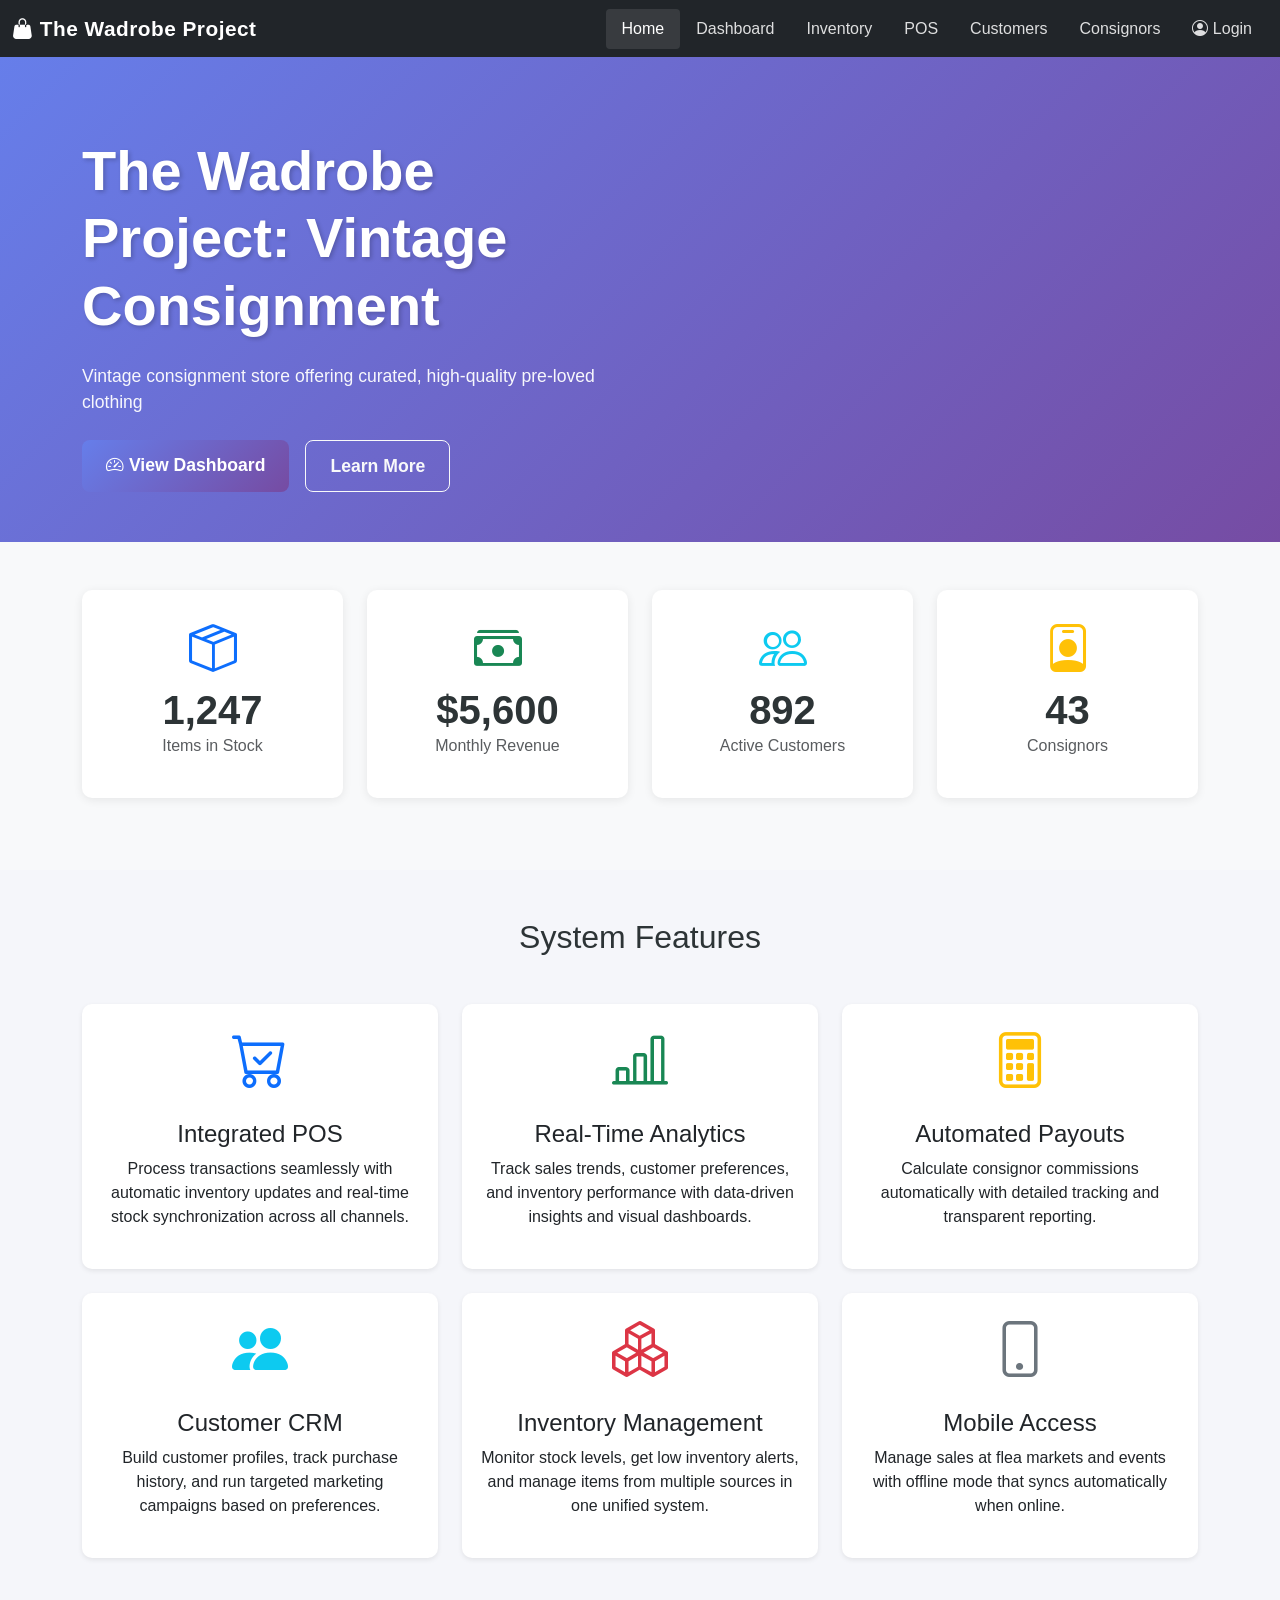
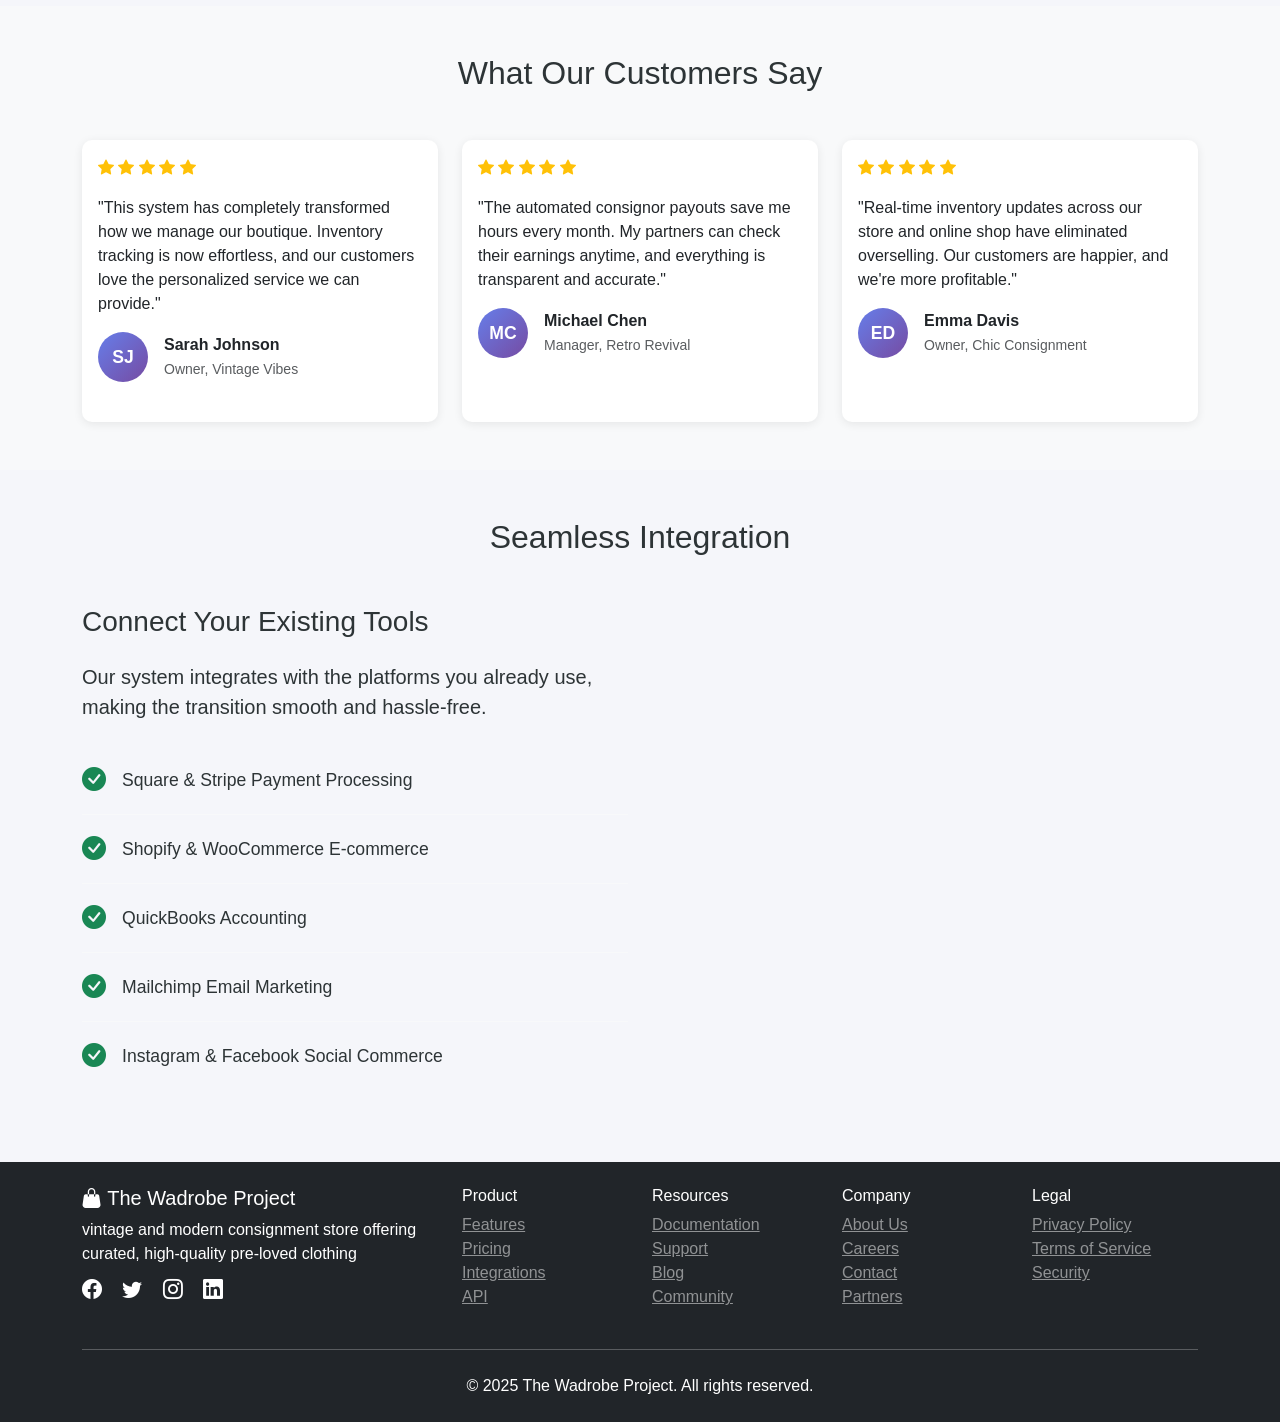
<file: index.html>
<!DOCTYPE html>
<html lang="en">
<head>
    <meta charset="UTF-8">
    <meta name="viewport" content="width=device-width, initial-scale=1.0">
    <title>The Wadrobe Project</title>
    <link href="https://cdn.jsdelivr.net/npm/bootstrap@5.3.2/dist/css/bootstrap.min.css" rel="stylesheet">
    <link rel="stylesheet" href="https://cdn.jsdelivr.net/npm/bootstrap-icons@1.11.1/font/bootstrap-icons.css">
    <link rel="stylesheet" href="css/style.css">
</head>
<body>
    <!-- Navigation -->
    <nav class="navbar navbar-expand-lg navbar-dark bg-dark sticky-top">
        <div class="container-fluid">
            <a class="navbar-brand" href="index.html">
                <i class="bi bi-handbag-fill"></i> The Wadrobe Project
            </a>
            <button class="navbar-toggler" type="button" data-bs-toggle="collapse" data-bs-target="#navbarNav">
                <span class="navbar-toggler-icon"></span>
            </button>
            <div class="collapse navbar-collapse" id="navbarNav">
                <ul class="navbar-nav ms-auto">
                    <li class="nav-item">
                        <a class="nav-link active" href="index.html">Home</a>
                    </li>
                    <li class="nav-item">
                        <a class="nav-link" href="dashboard.html">Dashboard</a>
                    </li>
                    <li class="nav-item">
                        <a class="nav-link" href="inventory.html">Inventory</a>
                    </li>
                    <li class="nav-item">
                        <a class="nav-link" href="pos.html">POS</a>
                    </li>
                    <li class="nav-item">
                        <a class="nav-link" href="customers.html">Customers</a>
                    </li>
                    <li class="nav-item">
                        <a class="nav-link" href="consignors.html">Consignors</a>
                    </li>
                    <li class="nav-item">
                        <a class="nav-link" href="#" data-bs-toggle="modal" data-bs-target="#loginModal">
                            <i class="bi bi-person-circle"></i> Login
                        </a>
                    </li>
                </ul>
            </div>
        </div>
    </nav>

    <!-- Hero Section -->
    <section class="hero-section">
        <div class="container">
            <div class="row align-items-center">
                <div class="col-lg-6">
                    <h1 class="display-4 fw-bold mb-4">The Wadrobe Project: Vintage Consignment</h1>
                    <p class="lead mb-4">Vintage consignment store offering curated, high-quality pre-loved clothing</p>
                    <div class="d-flex gap-3">
                        <a href="dashboard.html" class="btn btn-primary btn-lg">
                            <i class="bi bi-speedometer2"></i> View Dashboard
                        </a>
                        <a href="#features" class="btn btn-outline-light btn-lg">Learn More</a>
                    </div>
                </div>
                <div class="col-lg-6 d-none d-lg-block">
                    <!-- hero image removed -->
                </div>
            </div>
        </div>
    </section>

    <!-- Stats Section -->
    <section class="stats-section py-5 bg-light">
        <div class="container">
            <div class="row text-center">
                <div class="col-md-3 mb-4">
                    <div class="stat-card">
                        <i class="bi bi-box-seam stat-icon text-primary"></i>
                        <h3 class="stat-number" data-target="1247">0</h3>
                        <p class="text-muted">Items in Stock</p>
                    </div>
                </div>
                <div class="col-md-3 mb-4">
                    <div class="stat-card">
                        <i class="bi bi-cash-stack stat-icon text-success"></i>
                        <h3 class="stat-number">$<span data-target="5600">5,600</span></h3>
                        <p class="text-muted">Monthly Revenue</p>
                    </div>
                </div>
                <div class="col-md-3 mb-4">
                    <div class="stat-card">
                        <i class="bi bi-people stat-icon text-info"></i>
                        <h3 class="stat-number" data-target="892">0</h3>
                        <p class="text-muted">Active Customers</p>
                    </div>
                </div>
                <div class="col-md-3 mb-4">
                    <div class="stat-card">
                        <i class="bi bi-person-badge stat-icon text-warning"></i>
                        <h3 class="stat-number" data-target="43">0</h3>
                        <p class="text-muted">Consignors</p>
                    </div>
                </div>
            </div>
        </div>
    </section>

    <!-- Features Section -->
    <section id="features" class="features-section py-5">
        <div class="container">
            <h2 class="text-center mb-5">System Features</h2>
            <div class="row g-4">
                <div class="col-md-4">
                    <div class="feature-card card h-100 shadow-sm">
                        <div class="card-body text-center">
                            <i class="bi bi-cart-check feature-icon text-primary"></i>
                            <h4 class="card-title mt-3">Integrated POS</h4>
                            <p class="card-text">Process transactions seamlessly with automatic inventory updates and real-time stock synchronization across all channels.</p>
                        </div>
                    </div>
                </div>
                <div class="col-md-4">
                    <div class="feature-card card h-100 shadow-sm">
                        <div class="card-body text-center">
                            <i class="bi bi-bar-chart-line feature-icon text-success"></i>
                            <h4 class="card-title mt-3">Real-Time Analytics</h4>
                            <p class="card-text">Track sales trends, customer preferences, and inventory performance with data-driven insights and visual dashboards.</p>
                        </div>
                    </div>
                </div>
                <div class="col-md-4">
                    <div class="feature-card card h-100 shadow-sm">
                        <div class="card-body text-center">
                            <i class="bi bi-calculator feature-icon text-warning"></i>
                            <h4 class="card-title mt-3">Automated Payouts</h4>
                            <p class="card-text">Calculate consignor commissions automatically with detailed tracking and transparent reporting.</p>
                        </div>
                    </div>
                </div>
                <div class="col-md-4">
                    <div class="feature-card card h-100 shadow-sm">
                        <div class="card-body text-center">
                            <i class="bi bi-people-fill feature-icon text-info"></i>
                            <h4 class="card-title mt-3">Customer CRM</h4>
                            <p class="card-text">Build customer profiles, track purchase history, and run targeted marketing campaigns based on preferences.</p>
                        </div>
                    </div>
                </div>
                <div class="col-md-4">
                    <div class="feature-card card h-100 shadow-sm">
                        <div class="card-body text-center">
                            <i class="bi bi-boxes feature-icon text-danger"></i>
                            <h4 class="card-title mt-3">Inventory Management</h4>
                            <p class="card-text">Monitor stock levels, get low inventory alerts, and manage items from multiple sources in one unified system.</p>
                        </div>
                    </div>
                </div>
                <div class="col-md-4">
                    <div class="feature-card card h-100 shadow-sm">
                        <div class="card-body text-center">
                            <i class="bi bi-phone feature-icon text-secondary"></i>
                            <h4 class="card-title mt-3">Mobile Access</h4>
                            <p class="card-text">Manage sales at flea markets and events with offline mode that syncs automatically when online.</p>
                        </div>
                    </div>
                </div>
            </div>
        </div>
    </section>

    <!-- Testimonials Section -->
    <section class="testimonials-section py-5 bg-light">
        <div class="container">
            <h2 class="text-center mb-5">What Our Customers Say</h2>
            <div class="row g-4">
                <div class="col-md-4">
                    <div class="testimonial-card card h-100">
                        <div class="card-body">
                            <div class="mb-3">
                                <i class="bi bi-star-fill text-warning"></i>
                                <i class="bi bi-star-fill text-warning"></i>
                                <i class="bi bi-star-fill text-warning"></i>
                                <i class="bi bi-star-fill text-warning"></i>
                                <i class="bi bi-star-fill text-warning"></i>
                            </div>
                            <p class="mb-3">"This system has completely transformed how we manage our boutique. Inventory tracking is now effortless, and our customers love the personalized service we can provide."</p>
                            <div class="d-flex align-items-center">
                                <div class="testimonial-avatar me-3">SJ</div>
                                <div>
                                    <strong>Sarah Johnson</strong>
                                    <br><small class="text-muted">Owner, Vintage Vibes</small>
                                </div>
                            </div>
                        </div>
                    </div>
                </div>
                <div class="col-md-4">
                    <div class="testimonial-card card h-100">
                        <div class="card-body">
                            <div class="mb-3">
                                <i class="bi bi-star-fill text-warning"></i>
                                <i class="bi bi-star-fill text-warning"></i>
                                <i class="bi bi-star-fill text-warning"></i>
                                <i class="bi bi-star-fill text-warning"></i>
                                <i class="bi bi-star-fill text-warning"></i>
                            </div>
                            <p class="mb-3">"The automated consignor payouts save me hours every month. My partners can check their earnings anytime, and everything is transparent and accurate."</p>
                            <div class="d-flex align-items-center">
                                <div class="testimonial-avatar me-3">MC</div>
                                <div>
                                    <strong>Michael Chen</strong>
                                    <br><small class="text-muted">Manager, Retro Revival</small>
                                </div>
                            </div>
                        </div>
                    </div>
                </div>
                <div class="col-md-4">
                    <div class="testimonial-card card h-100">
                        <div class="card-body">
                            <div class="mb-3">
                                <i class="bi bi-star-fill text-warning"></i>
                                <i class="bi bi-star-fill text-warning"></i>
                                <i class="bi bi-star-fill text-warning"></i>
                                <i class="bi bi-star-fill text-warning"></i>
                                <i class="bi bi-star-fill text-warning"></i>
                            </div>
                            <p class="mb-3">"Real-time inventory updates across our store and online shop have eliminated overselling. Our customers are happier, and we're more profitable."</p>
                            <div class="d-flex align-items-center">
                                <div class="testimonial-avatar me-3">ED</div>
                                <div>
                                    <strong>Emma Davis</strong>
                                    <br><small class="text-muted">Owner, Chic Consignment</small>
                                </div>
                            </div>
                        </div>
                    </div>
                </div>
            </div>
        </div>
    </section>

    <!-- Integration Section -->
    <section class="integration-section py-5">
        <div class="container">
            <h2 class="text-center mb-5">Seamless Integration</h2>
            <div class="row align-items-center">
                <div class="col-lg-6 mb-4">
                    <h3 class="mb-4">Connect Your Existing Tools</h3>
                    <p class="lead mb-4">Our system integrates with the platforms you already use, making the transition smooth and hassle-free.</p>
                    <div class="integration-list">
                        <div class="integration-item">
                            <i class="bi bi-check-circle-fill text-success"></i>
                            <span>Square & Stripe Payment Processing</span>
                        </div>
                        <div class="integration-item">
                            <i class="bi bi-check-circle-fill text-success"></i>
                            <span>Shopify & WooCommerce E-commerce</span>
                        </div>
                        <div class="integration-item">
                            <i class="bi bi-check-circle-fill text-success"></i>
                            <span>QuickBooks Accounting</span>
                        </div>
                        <div class="integration-item">
                            <i class="bi bi-check-circle-fill text-success"></i>
                            <span>Mailchimp Email Marketing</span>
                        </div>
                        <div class="integration-item">
                            <i class="bi bi-check-circle-fill text-success"></i>
                            <span>Instagram & Facebook Social Commerce</span>
                        </div>
                    </div>
                </div>
                <div class="col-lg-6 mb-4">
                    <div class="integration-diagram d-none d-lg-block">
                        <!-- integration image removed -->
                    </div>
                </div>
            </div>
        </div>
    </section>

    <!-- Footer -->
    <footer class="footer bg-dark text-white py-4">
        <div class="container">
            <div class="row">
                <div class="col-md-4 mb-3 mb-md-0">
                    <h5><i class="bi bi-handbag-fill"></i> The Wadrobe Project</h5>
                    <p class="mb-2">vintage and modern consignment store offering curated, high-quality pre-loved clothing</p>
                    <div class="social-links">
                        <a href="#" class="text-white me-3"><i class="bi bi-facebook fs-5"></i></a>
                        <a href="#" class="text-white me-3"><i class="bi bi-twitter fs-5"></i></a>
                        <a href="#" class="text-white me-3"><i class="bi bi-instagram fs-5"></i></a>
                        <a href="#" class="text-white"><i class="bi bi-linkedin fs-5"></i></a>
                    </div>
                </div>
                <div class="col-md-2 mb-3 mb-md-0">
                    <h6>Product</h6>
                    <ul class="list-unstyled">
                        <li><a href="dashboard.html" class="text-white-50">Features</a></li>
                        <li><a href="#" class="text-white-50">Pricing</a></li>
                        <li><a href="#" class="text-white-50">Integrations</a></li>
                        <li><a href="#" class="text-white-50">API</a></li>
                    </ul>
                </div>
                <div class="col-md-2 mb-3 mb-md-0">
                    <h6>Resources</h6>
                    <ul class="list-unstyled">
                        <li><a href="#" class="text-white-50">Documentation</a></li>
                        <li><a href="#" class="text-white-50">Support</a></li>
                        <li><a href="#" class="text-white-50">Blog</a></li>
                        <li><a href="#" class="text-white-50">Community</a></li>
                    </ul>
                </div>
                <div class="col-md-2 mb-3 mb-md-0">
                    <h6>Company</h6>
                    <ul class="list-unstyled">
                        <li><a href="#" class="text-white-50">About Us</a></li>
                        <li><a href="#" class="text-white-50">Careers</a></li>
                        <li><a href="#" class="text-white-50">Contact</a></li>
                        <li><a href="#" class="text-white-50">Partners</a></li>
                    </ul>
                </div>
                <div class="col-md-2">
                    <h6>Legal</h6>
                    <ul class="list-unstyled">
                        <li><a href="#" class="text-white-50">Privacy Policy</a></li>
                        <li><a href="#" class="text-white-50">Terms of Service</a></li>
                        <li><a href="#" class="text-white-50">Security</a></li>
                    </ul>
                </div>
            </div>
            <hr class="my-4 bg-white opacity-25">
            <div class="row">
                <div class="col-md-12 text-center">
                    <p class="mb-0">&copy; 2025 The Wadrobe Project. All rights reserved.</p>
                </div>
            </div>
        </div>
    </footer>

    <!-- Login Modal -->
    <div class="modal fade" id="loginModal" tabindex="-1">
        <div class="modal-dialog">
            <div class="modal-content">
                <div class="modal-header p-2">
                    <ul class="nav nav-tabs card-header-tabs" role="tablist">
                        <li class="nav-item"><a class="nav-link active" data-bs-toggle="tab" href="#loginTab" role="tab">Login</a></li>
                        <li class="nav-item"><a class="nav-link" data-bs-toggle="tab" href="#signupTab" role="tab">Create Account</a></li>
                    </ul>
                    <button type="button" class="btn-close ms-2" data-bs-dismiss="modal" aria-label="Close"></button>
                </div>
                <div class="modal-body">
                    <div class="tab-content">
                        <div class="tab-pane fade show active" id="loginTab" role="tabpanel">
                            <form id="loginForm">
                                <div class="mb-3">
                                    <label for="username" class="form-label">Username</label>
                                    <input type="text" class="form-control" id="username" required>
                                </div>
                                <div class="mb-3">
                                    <label for="password" class="form-label">Password</label>
                                    <input type="password" class="form-control" id="password" required>
                                </div>
                                <div class="mb-3 form-check">
                                    <input type="checkbox" class="form-check-input" id="remember">
                                    <label class="form-check-label" for="remember">Remember me</label>
                                </div>
                                <button type="submit" class="btn btn-primary w-100">Login</button>
                            </form>
                            <hr>
                            <p class="text-muted small text-center">Demo credentials: admin / password</p>
                        </div>
                        <div class="tab-pane fade" id="signupTab" role="tabpanel">
                            <form id="signupForm">
                                <div class="mb-3">
                                    <label for="fullName" class="form-label">Full name</label>
                                    <input type="text" class="form-control" id="fullName" required>
                                </div>
                                <div class="mb-3">
                                    <label for="signupEmail" class="form-label">Email</label>
                                    <input type="email" class="form-control" id="signupEmail" required>
                                </div>
                                <div class="mb-3">
                                    <label for="signupPassword" class="form-label">Password</label>
                                    <input type="password" class="form-control" id="signupPassword" required>
                                </div>
                                <div class="mb-3">
                                    <label for="signupPassword2" class="form-label">Confirm Password</label>
                                    <input type="password" class="form-control" id="signupPassword2" required>
                                </div>
                                <button type="submit" class="btn btn-primary w-100">Create Account</button>
                            </form>
                        </div>
                    </div>
                </div>
            </div>
        </div>
    </div>

    <script>
    // Simple client-side signup handler (demo)
    document.addEventListener('DOMContentLoaded', function() {
        var signupForm = document.getElementById('signupForm');
        if (signupForm) {
            signupForm.addEventListener('submit', function(e) {
                e.preventDefault();
                var pw = document.getElementById('signupPassword').value;
                var pw2 = document.getElementById('signupPassword2').value;
                if (pw !== pw2) {
                    alert('Passwords do not match');
                    return;
                }
                // Demo behavior: show confirmation, reset form, switch to login tab
                alert('Account created (demo). You can now log in.');
                signupForm.reset();
                var loginTabEl = document.querySelector('a[href="#loginTab"]');
                if (loginTabEl) {
                    var tab = new bootstrap.Tab(loginTabEl);
                    tab.show();
                }
                // close modal (optional)
                // var modalEl = document.getElementById('loginModal');
                // var modal = bootstrap.Modal.getInstance(modalEl) || new bootstrap.Modal(modalEl);
                // modal.hide();
            });
        }
    });
    </script>

    <script src="https://cdn.jsdelivr.net/npm/bootstrap@5.3.2/dist/js/bootstrap.bundle.min.js"></script>
    <script src="js/main.js"></script>
</body>
</html>
</file>
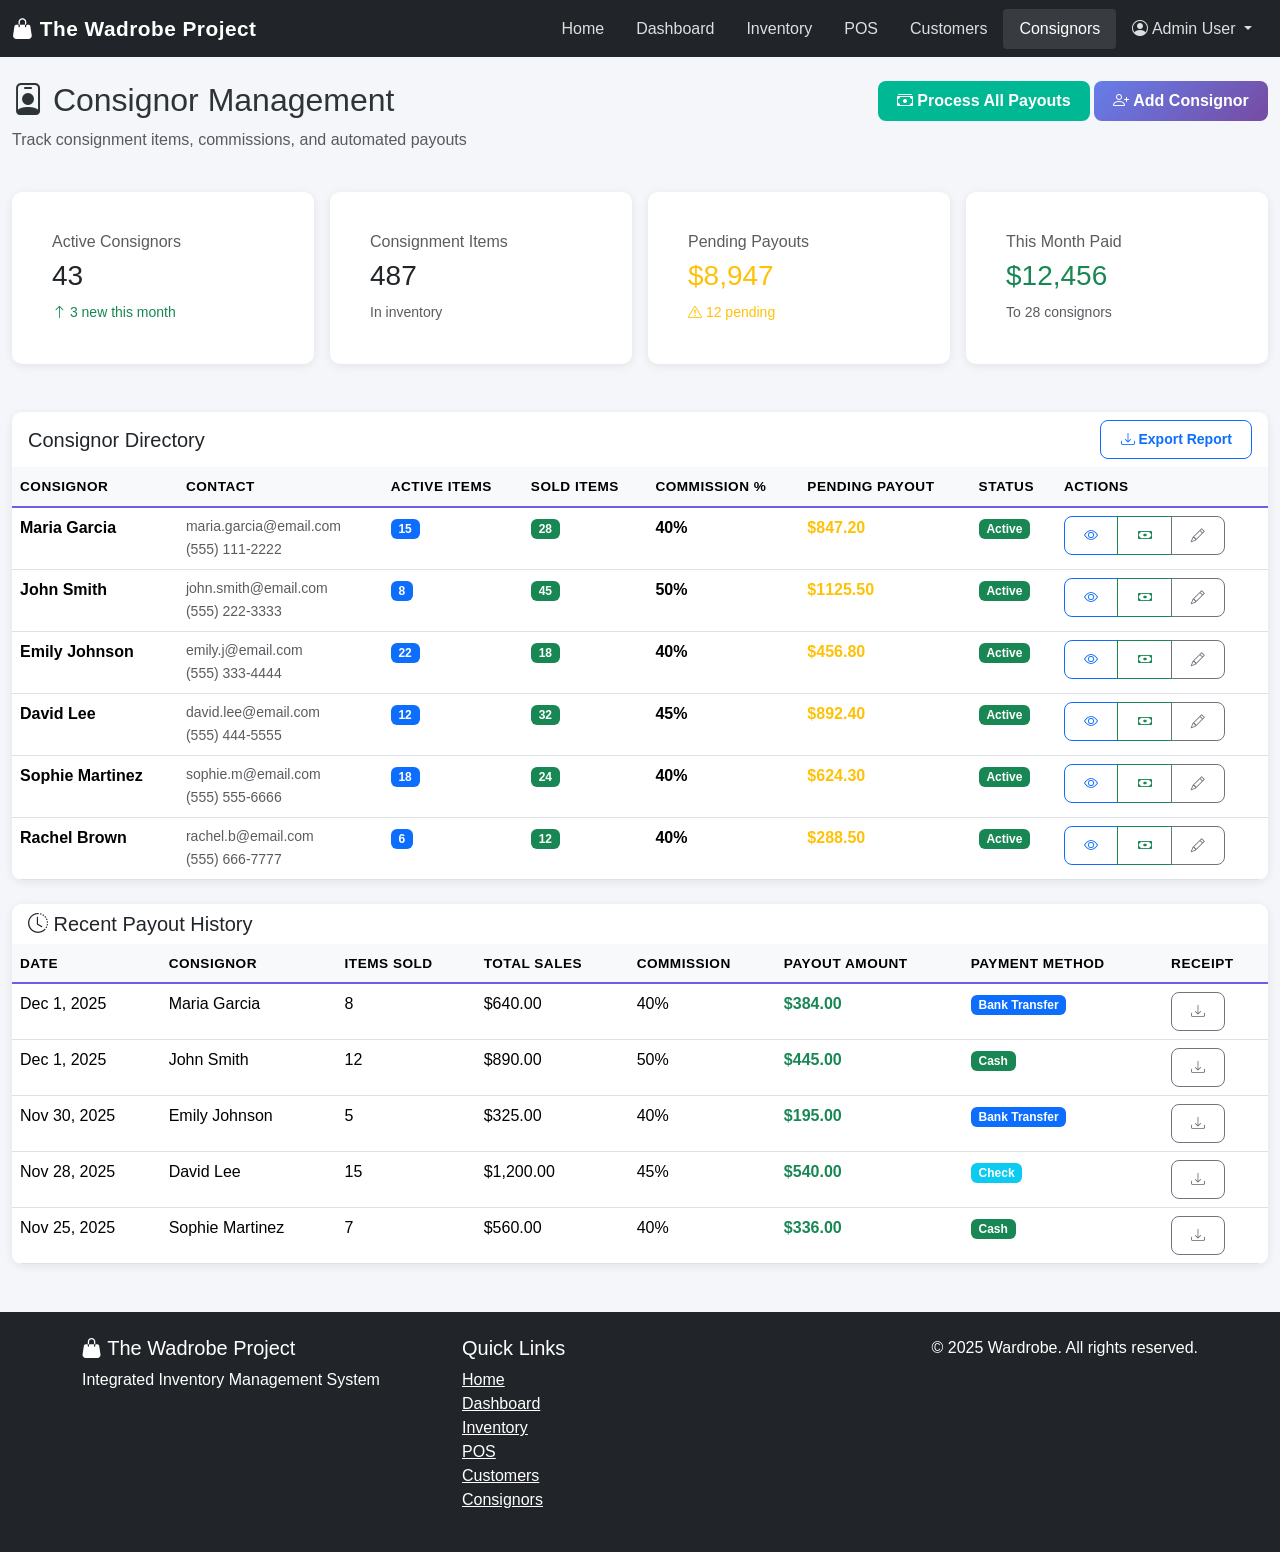
<file: consignors.html>
<!DOCTYPE html>
<html lang="en">
<head>
    <meta charset="UTF-8">
    <meta name="viewport" content="width=device-width, initial-scale=1.0">
    <title>Consignors - The Wadrobe Project</title>
    <link href="https://cdn.jsdelivr.net/npm/bootstrap@5.3.2/dist/css/bootstrap.min.css" rel="stylesheet">
    <link rel="stylesheet" href="https://cdn.jsdelivr.net/npm/bootstrap-icons@1.11.1/font/bootstrap-icons.css">
    <link rel="stylesheet" href="css/style.css">
</head>
<body>
    <!-- Navigation -->
    <nav class="navbar navbar-expand-lg navbar-dark bg-dark sticky-top">
        <div class="container-fluid">
            <a class="navbar-brand" href="index.html">
                <i class="bi bi-handbag-fill"></i> The Wadrobe Project
            </a>
            <button class="navbar-toggler" type="button" data-bs-toggle="collapse" data-bs-target="#navbarNav">
                <span class="navbar-toggler-icon"></span>
            </button>
            <div class="collapse navbar-collapse" id="navbarNav">
                <ul class="navbar-nav ms-auto">
                    <li class="nav-item">
                        <a class="nav-link" href="index.html">Home</a>
                    </li>
                    <li class="nav-item">
                        <a class="nav-link" href="dashboard.html">Dashboard</a>
                    </li>
                    <li class="nav-item">
                        <a class="nav-link" href="inventory.html">Inventory</a>
                    </li>
                    <li class="nav-item">
                        <a class="nav-link" href="pos.html">POS</a>
                    </li>
                    <li class="nav-item">
                        <a class="nav-link" href="customers.html">Customers</a>
                    </li>
                    <li class="nav-item">
                        <a class="nav-link active" href="consignors.html">Consignors</a>
                    </li>
                    <li class="nav-item dropdown">
                        <a class="nav-link dropdown-toggle" href="#" role="button" data-bs-toggle="dropdown">
                            <i class="bi bi-person-circle"></i> Admin User
                        </a>
                        <ul class="dropdown-menu">
                            <li><a class="dropdown-item" href="#"><i class="bi bi-gear"></i> Settings</a></li>
                            <li><hr class="dropdown-divider"></li>
                            <li><a class="dropdown-item" href="index.html"><i class="bi bi-box-arrow-right"></i> Logout</a></li>
                        </ul>
                    </li>
                </ul>
            </div>
        </div>
    </nav>

    <!-- Consignor Management -->
    <div class="container-fluid py-4">
        <!-- Page Header -->
        <div class="row mb-4">
            <div class="col">
                <h2><i class="bi bi-person-badge"></i> Consignor Management</h2>
                <p class="text-muted">Track consignment items, commissions, and automated payouts</p>
            </div>
            <div class="col-auto">
                <button class="btn btn-success" onclick="processAllPayouts()">
                    <i class="bi bi-cash-stack"></i> Process All Payouts
                </button>
                <button class="btn btn-primary" data-bs-toggle="modal" data-bs-target="#addConsignorModal">
                    <i class="bi bi-person-plus"></i> Add Consignor
                </button>
            </div>
        </div>

        <!-- Consignor Stats -->
        <div class="row g-3 mb-4">
            <div class="col-md-3">
                <div class="card stat-card">
                    <div class="card-body">
                        <h6 class="text-muted">Active Consignors</h6>
                        <h3>43</h3>
                        <small class="text-success"><i class="bi bi-arrow-up"></i> 3 new this month</small>
                    </div>
                </div>
            </div>
            <div class="col-md-3">
                <div class="card stat-card">
                    <div class="card-body">
                        <h6 class="text-muted">Consignment Items</h6>
                        <h3>487</h3>
                        <small class="text-muted">In inventory</small>
                    </div>
                </div>
            </div>
            <div class="col-md-3">
                <div class="card stat-card">
                    <div class="card-body">
                        <h6 class="text-muted">Pending Payouts</h6>
                        <h3 class="text-warning">$8,947</h3>
                        <small class="text-warning"><i class="bi bi-exclamation-triangle"></i> 12 pending</small>
                    </div>
                </div>
            </div>
            <div class="col-md-3">
                <div class="card stat-card">
                    <div class="card-body">
                        <h6 class="text-muted">This Month Paid</h6>
                        <h3 class="text-success">$12,456</h3>
                        <small class="text-muted">To 28 consignors</small>
                    </div>
                </div>
            </div>
        </div>

        <!-- Consignor List -->
        <div class="card mb-4">
            <div class="card-header bg-white d-flex justify-content-between align-items-center">
                <h5 class="mb-0">Consignor Directory</h5>
                <div>
                    <button class="btn btn-sm btn-outline-primary" onclick="exportConsignorReport()">
                        <i class="bi bi-download"></i> Export Report
                    </button>
                </div>
            </div>
            <div class="card-body p-0">
                <div class="table-responsive">
                    <table class="table table-hover mb-0">
                        <thead class="table-light">
                            <tr>
                                <th>Consignor</th>
                                <th>Contact</th>
                                <th>Active Items</th>
                                <th>Sold Items</th>
                                <th>Commission %</th>
                                <th>Pending Payout</th>
                                <th>Status</th>
                                <th>Actions</th>
                            </tr>
                        </thead>
                        <tbody id="consignorTableBody">
                            <!-- Data populated by JavaScript -->
                        </tbody>
                    </table>
                </div>
            </div>
        </div>

        <!-- Payout History -->
        <div class="card">
            <div class="card-header bg-white">
                <h5 class="mb-0"><i class="bi bi-clock-history"></i> Recent Payout History</h5>
            </div>
            <div class="card-body p-0">
                <div class="table-responsive">
                    <table class="table table-hover mb-0">
                        <thead class="table-light">
                            <tr>
                                <th>Date</th>
                                <th>Consignor</th>
                                <th>Items Sold</th>
                                <th>Total Sales</th>
                                <th>Commission</th>
                                <th>Payout Amount</th>
                                <th>Payment Method</th>
                                <th>Receipt</th>
                            </tr>
                        </thead>
                        <tbody id="payoutHistoryBody">
                            <tr>
                                <td>Dec 1, 2025</td>
                                <td>Maria Garcia</td>
                                <td>8</td>
                                <td>$640.00</td>
                                <td>40%</td>
                                <td class="text-success fw-bold">$384.00</td>
                                <td><span class="badge bg-primary">Bank Transfer</span></td>
                                <td><button class="btn btn-sm btn-outline-secondary"><i class="bi bi-download"></i></button></td>
                            </tr>
                            <tr>
                                <td>Dec 1, 2025</td>
                                <td>John Smith</td>
                                <td>12</td>
                                <td>$890.00</td>
                                <td>50%</td>
                                <td class="text-success fw-bold">$445.00</td>
                                <td><span class="badge bg-success">Cash</span></td>
                                <td><button class="btn btn-sm btn-outline-secondary"><i class="bi bi-download"></i></button></td>
                            </tr>
                            <tr>
                                <td>Nov 30, 2025</td>
                                <td>Emily Johnson</td>
                                <td>5</td>
                                <td>$325.00</td>
                                <td>40%</td>
                                <td class="text-success fw-bold">$195.00</td>
                                <td><span class="badge bg-primary">Bank Transfer</span></td>
                                <td><button class="btn btn-sm btn-outline-secondary"><i class="bi bi-download"></i></button></td>
                            </tr>
                            <tr>
                                <td>Nov 28, 2025</td>
                                <td>David Lee</td>
                                <td>15</td>
                                <td>$1,200.00</td>
                                <td>45%</td>
                                <td class="text-success fw-bold">$540.00</td>
                                <td><span class="badge bg-info">Check</span></td>
                                <td><button class="btn btn-sm btn-outline-secondary"><i class="bi bi-download"></i></button></td>
                            </tr>
                            <tr>
                                <td>Nov 25, 2025</td>
                                <td>Sophie Martinez</td>
                                <td>7</td>
                                <td>$560.00</td>
                                <td>40%</td>
                                <td class="text-success fw-bold">$336.00</td>
                                <td><span class="badge bg-success">Cash</span></td>
                                <td><button class="btn btn-sm btn-outline-secondary"><i class="bi bi-download"></i></button></td>
                            </tr>
                        </tbody>
                    </table>
                </div>
            </div>
        </div>
    </div>

    <!-- Add Consignor Modal -->
    <div class="modal fade" id="addConsignorModal" tabindex="-1">
        <div class="modal-dialog">
            <div class="modal-content">
                <div class="modal-header">
                    <h5 class="modal-title"><i class="bi bi-person-plus"></i> Add New Consignor</h5>
                    <button type="button" class="btn-close" data-bs-dismiss="modal"></button>
                </div>
                <div class="modal-body">
                    <form id="addConsignorForm">
                        <div class="row g-3">
                            <div class="col-md-6">
                                <label class="form-label">First Name *</label>
                                <input type="text" class="form-control" required>
                            </div>
                            <div class="col-md-6">
                                <label class="form-label">Last Name *</label>
                                <input type="text" class="form-control" required>
                            </div>
                            <div class="col-12">
                                <label class="form-label">Email *</label>
                                <input type="email" class="form-control" required>
                            </div>
                            <div class="col-12">
                                <label class="form-label">Phone *</label>
                                <input type="tel" class="form-control" required>
                            </div>
                            <div class="col-md-6">
                                <label class="form-label">Commission % *</label>
                                <input type="number" class="form-control" min="0" max="100" value="40" required>
                                <small class="text-muted">Consignor receives this %</small>
                            </div>
                            <div class="col-md-6">
                                <label class="form-label">Payment Method *</label>
                                <select class="form-select" required>
                                    <option value="">Select Method</option>
                                    <option value="bank">Bank Transfer</option>
                                    <option value="cash">Cash</option>
                                    <option value="check">Check</option>
                                    <option value="paypal">PayPal</option>
                                </select>
                            </div>
                            <div class="col-12">
                                <label class="form-label">Bank Account / PayPal Email</label>
                                <input type="text" class="form-control">
                            </div>
                            <div class="col-12">
                                <label class="form-label">Notes</label>
                                <textarea class="form-control" rows="2"></textarea>
                            </div>
                        </div>
                    </form>
                </div>
                <div class="modal-footer">
                    <button type="button" class="btn btn-secondary" data-bs-dismiss="modal">Cancel</button>
                    <button type="button" class="btn btn-primary" onclick="addConsignor()">
                        <i class="bi bi-check-circle"></i> Add Consignor
                    </button>
                </div>
            </div>
        </div>
    </div>

    <!-- Consignor Details Modal -->
    <div class="modal fade" id="consignorDetailsModal" tabindex="-1">
        <div class="modal-dialog modal-lg">
            <div class="modal-content">
                <div class="modal-header">
                    <h5 class="modal-title"><i class="bi bi-person-badge"></i> Consignor Details</h5>
                    <button type="button" class="btn-close" data-bs-dismiss="modal"></button>
                </div>
                <div class="modal-body" id="consignorDetailsContent">
                    <!-- Content populated by JavaScript -->
                </div>
                <div class="modal-footer">
                    <button type="button" class="btn btn-success" onclick="processPayout()">
                        <i class="bi bi-cash"></i> Process Payout
                    </button>
                    <button type="button" class="btn btn-secondary" data-bs-dismiss="modal">Close</button>
                </div>
            </div>
        </div>
    </div>

    <!-- Footer -->
    <footer class="footer bg-dark text-white py-4">
        <div class="container">
            <div class="row">
                <div class="col-md-4 mb-3 mb-md-0">
                    <h5><i class="bi bi-handbag-fill"></i> The Wadrobe Project</h5>
                    <p>Integrated Inventory Management System</p>
                </div>
                <div class="col-md-4 mb-3 mb-md-0">
                    <h5>Quick Links</h5>
                    <ul class="list-unstyled">
                        <li><a href="index.html" class="text-white">Home</a></li>
                        <li><a href="dashboard.html" class="text-white">Dashboard</a></li>
                        <li><a href="inventory.html" class="text-white">Inventory</a></li>
                        <li><a href="pos.html" class="text-white">POS</a></li>
                        <li><a href="customers.html" class="text-white">Customers</a></li>
                        <li><a href="consignors.html" class="text-white">Consignors</a></li>
                    </ul>
                </div>
                <div class="col-md-4 text-md-end">
                    <p class="mb-0">&copy; 2025 Wardrobe. All rights reserved.</p>
                </div>
            </div>
        </div>
    </footer>

    <script src="https://cdn.jsdelivr.net/npm/bootstrap@5.3.2/dist/js/bootstrap.bundle.min.js"></script>
    <script src="js/auth.js"></script>
    <script src="js/consignors.js"></script>
</body>
</html>
</file>
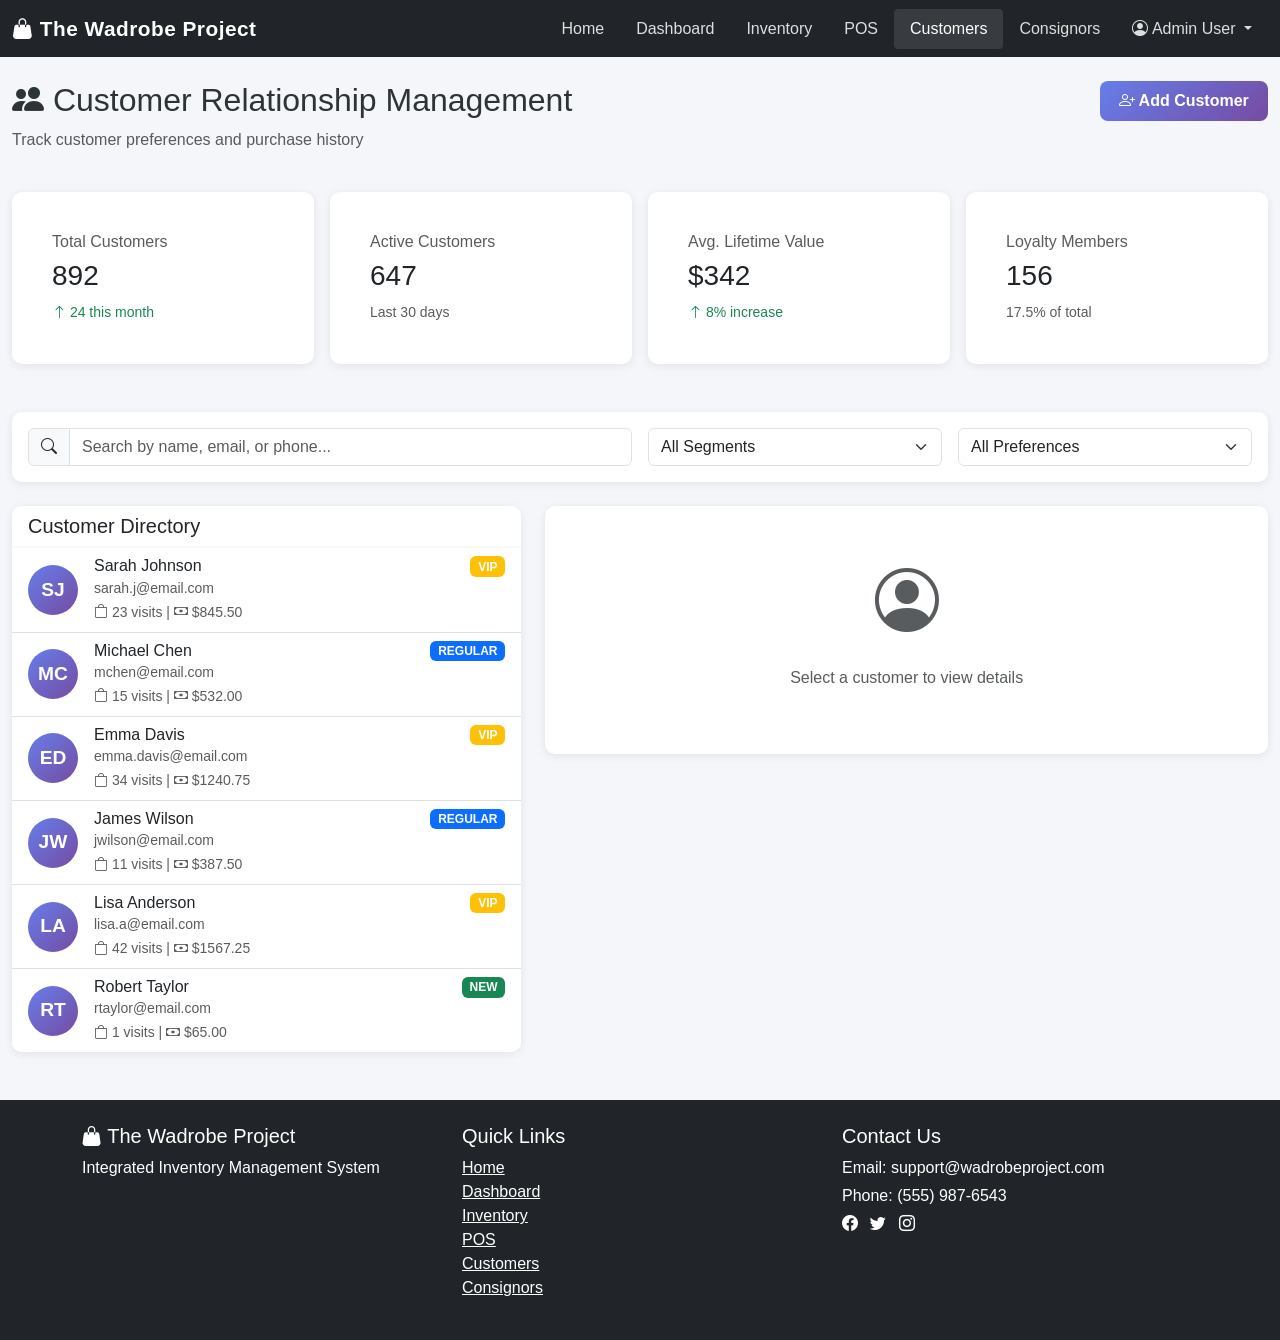
<file: customers.html>
<!DOCTYPE html>
<html lang="en">
<head>
    <meta charset="UTF-8">
    <meta name="viewport" content="width=device-width, initial-scale=1.0">
    <title>Customers - The Wadrobe Project</title>
    <link href="https://cdn.jsdelivr.net/npm/bootstrap@5.3.2/dist/css/bootstrap.min.css" rel="stylesheet">
    <link rel="stylesheet" href="https://cdn.jsdelivr.net/npm/bootstrap-icons@1.11.1/font/bootstrap-icons.css">
    <link rel="stylesheet" href="css/style.css">
</head>
<body>
    <!-- Navigation -->
    <nav class="navbar navbar-expand-lg navbar-dark bg-dark sticky-top">
        <div class="container-fluid">
            <a class="navbar-brand" href="index.html">
                <i class="bi bi-handbag-fill"></i> The Wadrobe Project
            </a>
            <button class="navbar-toggler" type="button" data-bs-toggle="collapse" data-bs-target="#navbarNav">
                <span class="navbar-toggler-icon"></span>
            </button>
            <div class="collapse navbar-collapse" id="navbarNav">
                <ul class="navbar-nav ms-auto">
                    <li class="nav-item">
                        <a class="nav-link" href="index.html">Home</a>
                    </li>
                    <li class="nav-item">
                        <a class="nav-link" href="dashboard.html">Dashboard</a>
                    </li>
                    <li class="nav-item">
                        <a class="nav-link" href="inventory.html">Inventory</a>
                    </li>
                    <li class="nav-item">
                        <a class="nav-link" href="pos.html">POS</a>
                    </li>
                    <li class="nav-item">
                        <a class="nav-link active" href="customers.html">Customers</a>
                    </li>
                    <li class="nav-item">
                        <a class="nav-link" href="consignors.html">Consignors</a>
                    </li>
                    <li class="nav-item dropdown">
                        <a class="nav-link dropdown-toggle" href="#" role="button" data-bs-toggle="dropdown">
                            <i class="bi bi-person-circle"></i> Admin User
                        </a>
                        <ul class="dropdown-menu">
                            <li><a class="dropdown-item" href="#"><i class="bi bi-gear"></i> Settings</a></li>
                            <li><hr class="dropdown-divider"></li>
                            <li><a class="dropdown-item" href="index.html"><i class="bi bi-box-arrow-right"></i> Logout</a></li>
                        </ul>
                    </li>
                </ul>
            </div>
        </div>
    </nav>

    <!-- Customer Management -->
    <div class="container-fluid py-4">
        <!-- Page Header -->
        <div class="row mb-4">
            <div class="col">
                <h2><i class="bi bi-people-fill"></i> Customer Relationship Management</h2>
                <p class="text-muted">Track customer preferences and purchase history</p>
            </div>
            <div class="col-auto">
                <button class="btn btn-primary" data-bs-toggle="modal" data-bs-target="#addCustomerModal">
                    <i class="bi bi-person-plus"></i> Add Customer
                </button>
            </div>
        </div>

        <!-- Customer Stats -->
        <div class="row g-3 mb-4">
            <div class="col-md-3">
                <div class="card stat-card">
                    <div class="card-body">
                        <h6 class="text-muted">Total Customers</h6>
                        <h3>892</h3>
                        <small class="text-success"><i class="bi bi-arrow-up"></i> 24 this month</small>
                    </div>
                </div>
            </div>
            <div class="col-md-3">
                <div class="card stat-card">
                    <div class="card-body">
                        <h6 class="text-muted">Active Customers</h6>
                        <h3>647</h3>
                        <small class="text-muted">Last 30 days</small>
                    </div>
                </div>
            </div>
            <div class="col-md-3">
                <div class="card stat-card">
                    <div class="card-body">
                        <h6 class="text-muted">Avg. Lifetime Value</h6>
                        <h3>$342</h3>
                        <small class="text-success"><i class="bi bi-arrow-up"></i> 8% increase</small>
                    </div>
                </div>
            </div>
            <div class="col-md-3">
                <div class="card stat-card">
                    <div class="card-body">
                        <h6 class="text-muted">Loyalty Members</h6>
                        <h3>156</h3>
                        <small class="text-muted">17.5% of total</small>
                    </div>
                </div>
            </div>
        </div>

        <!-- Search and Filters -->
        <div class="card mb-4">
            <div class="card-body">
                <div class="row g-3">
                    <div class="col-md-6">
                        <div class="input-group">
                            <span class="input-group-text"><i class="bi bi-search"></i></span>
                            <input type="text" class="form-control" id="customerSearch" 
                                   placeholder="Search by name, email, or phone...">
                        </div>
                    </div>
                    <div class="col-md-3">
                        <select class="form-select" id="segmentFilter">
                            <option value="">All Segments</option>
                            <option value="vip">VIP Customers</option>
                            <option value="regular">Regular Customers</option>
                            <option value="new">New Customers</option>
                            <option value="inactive">Inactive</option>
                        </select>
                    </div>
                    <div class="col-md-3">
                        <select class="form-select" id="preferenceFilter">
                            <option value="">All Preferences</option>
                            <option value="vintage-denim">Vintage Denim</option>
                            <option value="outerwear">Outerwear</option>
                            <option value="dresses">Dresses</option>
                            <option value="accessories">Accessories</option>
                        </select>
                    </div>
                </div>
            </div>
        </div>

        <div class="row">
            <!-- Customer List -->
            <div class="col-lg-5">
                <div class="card">
                    <div class="card-header bg-white">
                        <h5 class="mb-0">Customer Directory</h5>
                    </div>
                    <div class="card-body p-0">
                        <div class="list-group list-group-flush" id="customerList">
                            <!-- Customers populated by JavaScript -->
                        </div>
                    </div>
                </div>
            </div>

            <!-- Customer Details -->
            <div class="col-lg-7">
                <div class="card" id="customerDetailsCard">
                    <div class="card-body text-center py-5">
                        <i class="bi bi-person-circle text-muted" style="font-size: 4rem;"></i>
                        <p class="text-muted mt-3">Select a customer to view details</p>
                    </div>
                </div>
            </div>
        </div>
    </div>

    <!-- Add Customer Modal -->
    <div class="modal fade" id="addCustomerModal" tabindex="-1">
        <div class="modal-dialog">
            <div class="modal-content">
                <div class="modal-header">
                    <h5 class="modal-title"><i class="bi bi-person-plus"></i> Add New Customer</h5>
                    <button type="button" class="btn-close" data-bs-dismiss="modal"></button>
                </div>
                <div class="modal-body">
                    <form id="addCustomerForm">
                        <div class="row g-3">
                            <div class="col-md-6">
                                <label class="form-label">First Name *</label>
                                <input type="text" class="form-control" required>
                            </div>
                            <div class="col-md-6">
                                <label class="form-label">Last Name *</label>
                                <input type="text" class="form-control" required>
                            </div>
                            <div class="col-12">
                                <label class="form-label">Email *</label>
                                <input type="email" class="form-control" required>
                            </div>
                            <div class="col-12">
                                <label class="form-label">Phone</label>
                                <input type="tel" class="form-control" placeholder="(555) 123-4567">
                            </div>
                            <div class="col-12">
                                <label class="form-label">Preferences</label>
                                <select class="form-select" multiple size="3">
                                    <option value="vintage-denim">Vintage Denim</option>
                                    <option value="outerwear">Outerwear</option>
                                    <option value="dresses">Dresses</option>
                                    <option value="accessories">Accessories</option>
                                    <option value="tops">Tops</option>
                                    <option value="shoes">Shoes</option>
                                </select>
                                <small class="text-muted">Hold Ctrl/Cmd to select multiple</small>
                            </div>
                            <div class="col-12">
                                <div class="form-check">
                                    <input class="form-check-input" type="checkbox" id="emailOptIn" checked>
                                    <label class="form-check-label" for="emailOptIn">
                                        Subscribe to email marketing
                                    </label>
                                </div>
                            </div>
                        </div>
                    </form>
                </div>
                <div class="modal-footer">
                    <button type="button" class="btn btn-secondary" data-bs-dismiss="modal">Cancel</button>
                    <button type="button" class="btn btn-primary" onclick="addCustomer()">
                        <i class="bi bi-check-circle"></i> Add Customer
                    </button>
                </div>
            </div>
        </div>
    </div>

    <!-- Footer -->
    <footer class="footer bg-dark text-white py-4">
        <div class="container">
            <div class="row">
                <div class="col-md-4 mb-3 mb-md-0">
                    <h5><i class="bi bi-handbag-fill"></i> The Wadrobe Project</h5>
                    <p>Integrated Inventory Management System</p>
                </div>
                <div class="col-md-4 mb-3 mb-md-0">
                    <h5>Quick Links</h5>
                    <ul class="list-unstyled">
                        <li><a href="index.html" class="text-white">Home</a></li>
                        <li><a href="dashboard.html" class="text-white">Dashboard</a></li>
                        <li><a href="inventory.html" class="text-white">Inventory</a></li>
                        <li><a href="pos.html" class="text-white">POS</a></li>
                        <li><a href="customers.html" class="text-white">Customers</a></li>
                        <li><a href="consignors.html" class="text-white">Consignors</a></li>
                    </ul>
                </div>
                <div class="col-md-4">
                    <h5>Contact Us</h5>
                    <p class="mb-1">Email: support@wadrobeproject.com</p>
                    <p class="mb-1">Phone: (555) 987-6543</p>
                    <div class="social-icons">
                        <a href="#" class="text-white me-2"><i class="bi bi-facebook"></i></a>
                        <a href="#" class="text-white me-2"><i class="bi bi-twitter"></i></a>
                        <a href="#" class="text-white"><i class="bi bi-instagram"></i></a>
                    </div>
                </div>
            </div>
        </div>
    </footer>

    <script src="https://cdn.jsdelivr.net/npm/bootstrap@5.3.2/dist/js/bootstrap.bundle.min.js"></script>
    <script src="js/auth.js"></script>
    <script src="js/customers.js"></script>
</body>
</html>
</file>
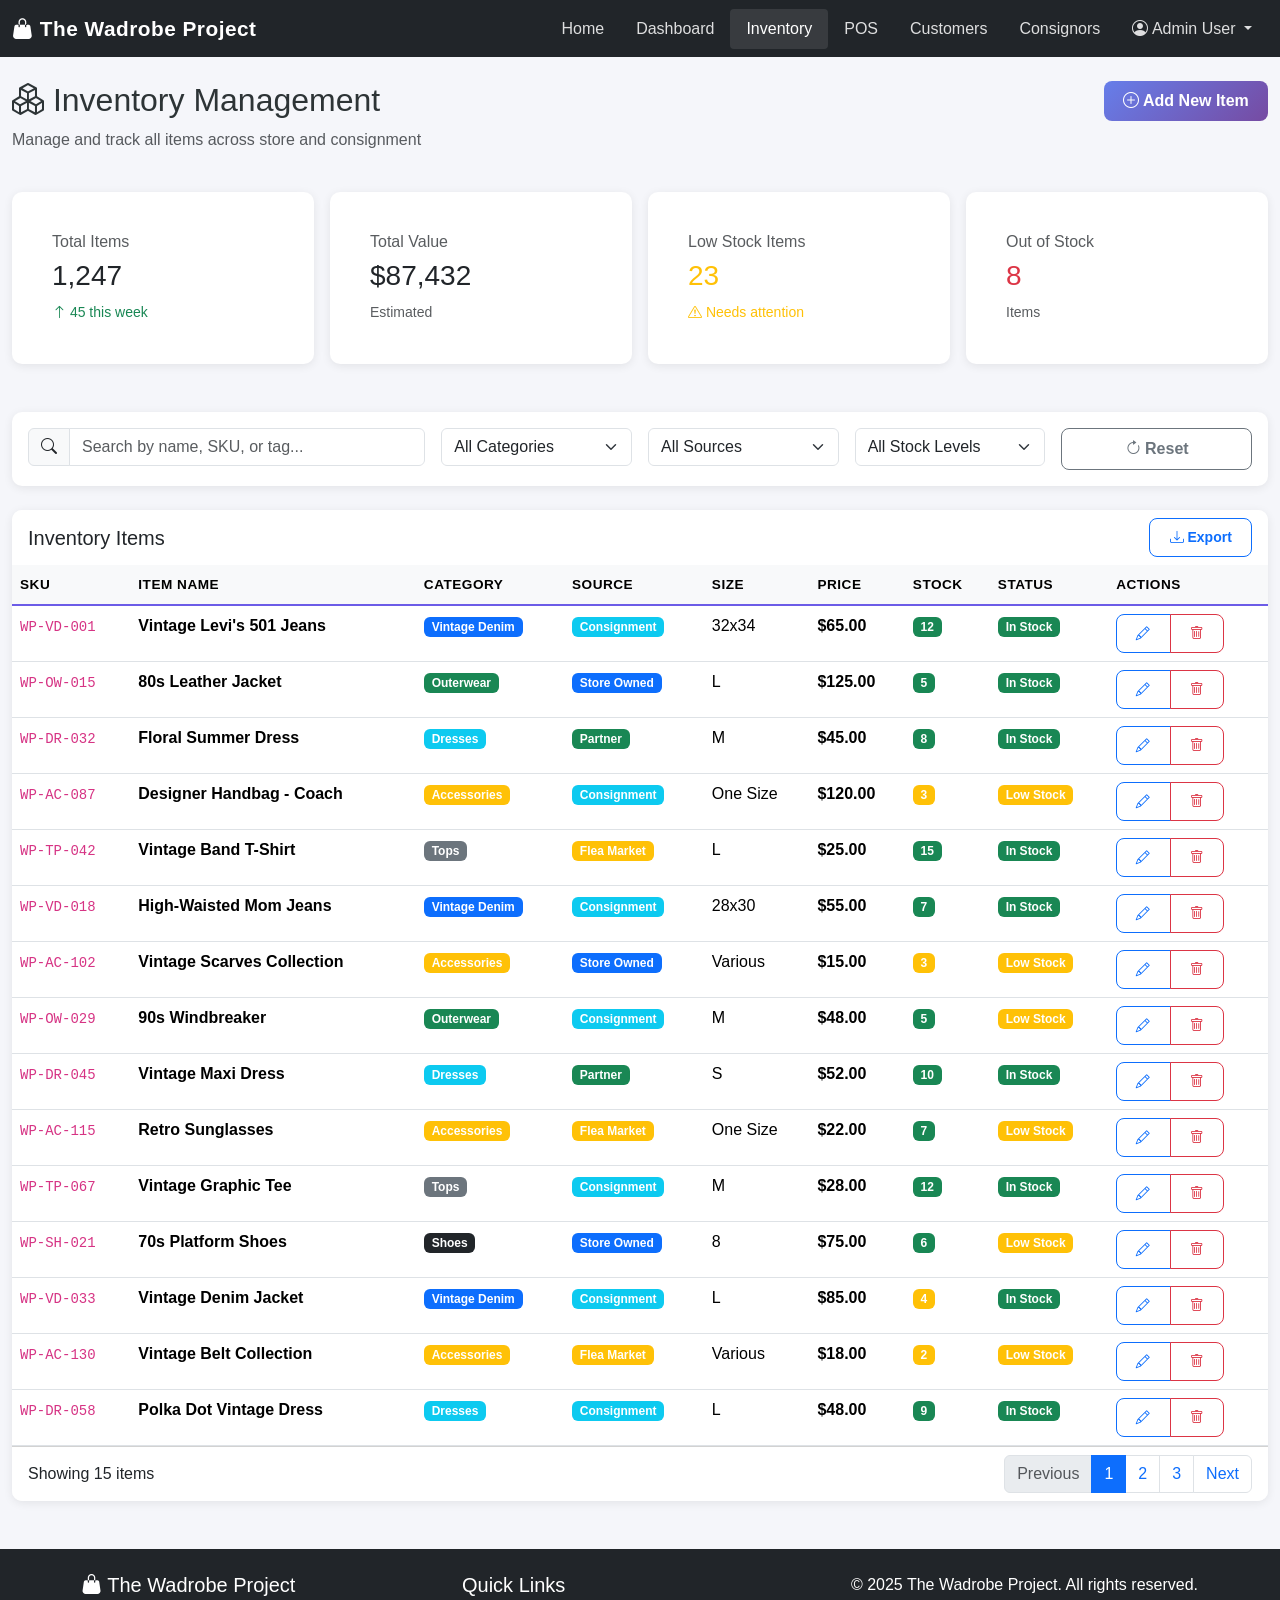
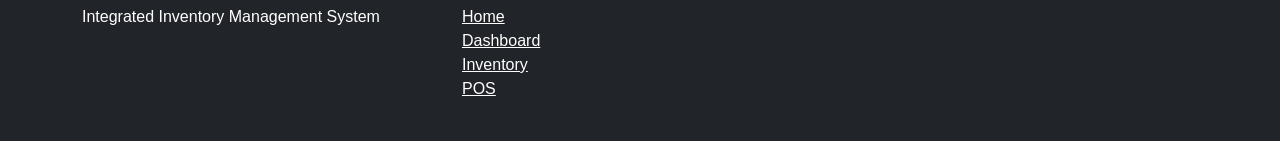
<file: inventory.html>
<!DOCTYPE html>
<html lang="en">
<head>
    <meta charset="UTF-8">
    <meta name="viewport" content="width=device-width, initial-scale=1.0">
    <title>Inventory - The Wadrobe Project</title>
    <link href="https://cdn.jsdelivr.net/npm/bootstrap@5.3.2/dist/css/bootstrap.min.css" rel="stylesheet">
    <link rel="stylesheet" href="https://cdn.jsdelivr.net/npm/bootstrap-icons@1.11.1/font/bootstrap-icons.css">
    <link rel="stylesheet" href="css/style.css">
</head>
<body>
    <!-- Navigation -->
    <nav class="navbar navbar-expand-lg navbar-dark bg-dark sticky-top">
        <div class="container-fluid">
            <a class="navbar-brand" href="index.html">
                <i class="bi bi-handbag-fill"></i> The Wadrobe Project
            </a>
            <button class="navbar-toggler" type="button" data-bs-toggle="collapse" data-bs-target="#navbarNav">
                <span class="navbar-toggler-icon"></span>
            </button>
            <div class="collapse navbar-collapse" id="navbarNav">
                <ul class="navbar-nav ms-auto">
                    <li class="nav-item">
                        <a class="nav-link" href="index.html">Home</a>
                    </li>
                    <li class="nav-item">
                        <a class="nav-link" href="dashboard.html">Dashboard</a>
                    </li>
                    <li class="nav-item">
                        <a class="nav-link active" href="inventory.html">Inventory</a>
                    </li>
                    <li class="nav-item">
                        <a class="nav-link" href="pos.html">POS</a>
                    </li>
                    <li class="nav-item">
                        <a class="nav-link" href="customers.html">Customers</a>
                    </li>
                    <li class="nav-item">
                        <a class="nav-link" href="consignors.html">Consignors</a>
                    </li>
                    <li class="nav-item dropdown">
                        <a class="nav-link dropdown-toggle" href="#" role="button" data-bs-toggle="dropdown">
                            <i class="bi bi-person-circle"></i> Admin User
                        </a>
                        <ul class="dropdown-menu">
                            <li><a class="dropdown-item" href="#"><i class="bi bi-gear"></i> Settings</a></li>
                            <li><hr class="dropdown-divider"></li>
                            <li><a class="dropdown-item" href="index.html"><i class="bi bi-box-arrow-right"></i> Logout</a></li>
                        </ul>
                    </li>
                </ul>
            </div>
        </div>
    </nav>

    <!-- Inventory Management -->
    <div class="container-fluid py-4">
        <!-- Page Header -->
        <div class="row mb-4">
            <div class="col">
                <h2><i class="bi bi-boxes"></i> Inventory Management</h2>
                <p class="text-muted">Manage and track all items across store and consignment</p>
            </div>
            <div class="col-auto">
                <button class="btn btn-primary" data-bs-toggle="modal" data-bs-target="#addItemModal">
                    <i class="bi bi-plus-circle"></i> Add New Item
                </button>
            </div>
        </div>

        <!-- Inventory Stats -->
        <div class="row g-3 mb-4">
            <div class="col-md-3">
                <div class="card stat-card">
                    <div class="card-body">
                        <h6 class="text-muted">Total Items</h6>
                        <h3>1,247</h3>
                        <small class="text-success"><i class="bi bi-arrow-up"></i> 45 this week</small>
                    </div>
                </div>
            </div>
            <div class="col-md-3">
                <div class="card stat-card">
                    <div class="card-body">
                        <h6 class="text-muted">Total Value</h6>
                        <h3>$87,432</h3>
                        <small class="text-muted">Estimated</small>
                    </div>
                </div>
            </div>
            <div class="col-md-3">
                <div class="card stat-card">
                    <div class="card-body">
                        <h6 class="text-muted">Low Stock Items</h6>
                        <h3 class="text-warning">23</h3>
                        <small class="text-warning"><i class="bi bi-exclamation-triangle"></i> Needs attention</small>
                    </div>
                </div>
            </div>
            <div class="col-md-3">
                <div class="card stat-card">
                    <div class="card-body">
                        <h6 class="text-muted">Out of Stock</h6>
                        <h3 class="text-danger">8</h3>
                        <small class="text-muted">Items</small>
                    </div>
                </div>
            </div>
        </div>

        <!-- Filters and Search -->
        <div class="card mb-4">
            <div class="card-body">
                <div class="row g-3">
                    <div class="col-md-4">
                        <div class="input-group">
                            <span class="input-group-text"><i class="bi bi-search"></i></span>
                            <input type="text" class="form-control" id="searchInput" placeholder="Search by name, SKU, or tag...">
                        </div>
                    </div>
                    <div class="col-md-2">
                        <select class="form-select" id="categoryFilter">
                            <option value="">All Categories</option>
                            <option value="vintage-denim">Vintage Denim</option>
                            <option value="outerwear">Outerwear</option>
                            <option value="dresses">Dresses</option>
                            <option value="accessories">Accessories</option>
                            <option value="tops">Tops</option>
                            <option value="shoes">Shoes</option>
                        </select>
                    </div>
                    <div class="col-md-2">
                        <select class="form-select" id="sourceFilter">
                            <option value="">All Sources</option>
                            <option value="owner">Store Owned</option>
                            <option value="consignment">Consignment</option>
                            <option value="partner">Partner Store</option>
                            <option value="flea">Flea Market</option>
                        </select>
                    </div>
                    <div class="col-md-2">
                        <select class="form-select" id="stockFilter">
                            <option value="">All Stock Levels</option>
                            <option value="in-stock">In Stock</option>
                            <option value="low-stock">Low Stock</option>
                            <option value="out-of-stock">Out of Stock</option>
                        </select>
                    </div>
                    <div class="col-md-2">
                        <button class="btn btn-outline-secondary w-100" onclick="resetFilters()">
                            <i class="bi bi-arrow-clockwise"></i> Reset
                        </button>
                    </div>
                </div>
            </div>
        </div>

        <!-- Inventory Table -->
        <div class="card">
            <div class="card-header bg-white d-flex justify-content-between align-items-center">
                <h5 class="mb-0">Inventory Items</h5>
                <div>
                    <button class="btn btn-sm btn-outline-primary" onclick="exportInventory()">
                        <i class="bi bi-download"></i> Export
                    </button>
                </div>
            </div>
            <div class="card-body p-0">
                <div class="table-responsive">
                    <table class="table table-hover mb-0" id="inventoryTable">
                        <thead class="table-light">
                            <tr>
                                <th>SKU</th>
                                <th>Item Name</th>
                                <th>Category</th>
                                <th>Source</th>
                                <th>Size</th>
                                <th>Price</th>
                                <th>Stock</th>
                                <th>Status</th>
                                <th>Actions</th>
                            </tr>
                        </thead>
                        <tbody id="inventoryTableBody">
                            <!-- Data populated by JavaScript -->
                        </tbody>
                    </table>
                </div>
            </div>
            <div class="card-footer bg-white">
                <div class="d-flex justify-content-between align-items-center">
                    <div>
                        Showing <span id="itemCount">0</span> items
                    </div>
                    <nav>
                        <ul class="pagination mb-0">
                            <li class="page-item disabled"><a class="page-link" href="#">Previous</a></li>
                            <li class="page-item active"><a class="page-link" href="#">1</a></li>
                            <li class="page-item"><a class="page-link" href="#">2</a></li>
                            <li class="page-item"><a class="page-link" href="#">3</a></li>
                            <li class="page-item"><a class="page-link" href="#">Next</a></li>
                        </ul>
                    </nav>
                </div>
            </div>
        </div>
    </div>

    <!-- Add Item Modal -->
    <div class="modal fade" id="addItemModal" tabindex="-1">
        <div class="modal-dialog modal-lg">
            <div class="modal-content">
                <div class="modal-header">
                    <h5 class="modal-title"><i class="bi bi-plus-circle"></i> Add New Inventory Item</h5>
                    <button type="button" class="btn-close" data-bs-dismiss="modal"></button>
                </div>
                <div class="modal-body">
                    <form id="addItemForm">
                        <div class="row g-3">
                            <div class="col-md-6">
                                <label class="form-label">Item Name *</label>
                                <input type="text" class="form-control" required>
                            </div>
                            <div class="col-md-6">
                                <label class="form-label">SKU *</label>
                                <input type="text" class="form-control" value="WP-" required>
                            </div>
                            <div class="col-md-4">
                                <label class="form-label">Category *</label>
                                <select class="form-select" required>
                                    <option value="">Select Category</option>
                                    <option>Vintage Denim</option>
                                    <option>Outerwear</option>
                                    <option>Dresses</option>
                                    <option>Accessories</option>
                                    <option>Tops</option>
                                    <option>Shoes</option>
                                </select>
                            </div>
                            <div class="col-md-4">
                                <label class="form-label">Source *</label>
                                <select class="form-select" required>
                                    <option value="">Select Source</option>
                                    <option value="owner">Store Owned</option>
                                    <option value="consignment">Consignment</option>
                                    <option value="partner">Partner Store</option>
                                    <option value="flea">Flea Market</option>
                                </select>
                            </div>
                            <div class="col-md-4">
                                <label class="form-label">Size</label>
                                <input type="text" class="form-control" placeholder="e.g., M, 32, One Size">
                            </div>
                            <div class="col-md-4">
                                <label class="form-label">Price *</label>
                                <div class="input-group">
                                    <span class="input-group-text">$</span>
                                    <input type="number" class="form-control" step="0.01" required>
                                </div>
                            </div>
                            <div class="col-md-4">
                                <label class="form-label">Quantity *</label>
                                <input type="number" class="form-control" value="1" min="1" required>
                            </div>
                            <div class="col-md-4">
                                <label class="form-label">Condition</label>
                                <select class="form-select">
                                    <option>Excellent</option>
                                    <option>Good</option>
                                    <option>Fair</option>
                                    <option>Vintage Wear</option>
                                </select>
                            </div>
                            <div class="col-12">
                                <label class="form-label">Description</label>
                                <textarea class="form-control" rows="3" placeholder="Item description, era, brand, etc."></textarea>
                            </div>
                            <div class="col-md-6">
                                <label class="form-label">Consignor (if applicable)</label>
                                <select class="form-select">
                                    <option value="">N/A</option>
                                    <option>Maria Garcia</option>
                                    <option>John Smith</option>
                                    <option>Emily Johnson</option>
                                    <option>David Lee</option>
                                </select>
                            </div>
                            <div class="col-md-6">
                                <label class="form-label">Commission % (if consignment)</label>
                                <input type="number" class="form-control" placeholder="e.g., 40" min="0" max="100">
                            </div>
                        </div>
                    </form>
                </div>
                <div class="modal-footer">
                    <button type="button" class="btn btn-secondary" data-bs-dismiss="modal">Cancel</button>
                    <button type="button" class="btn btn-primary" onclick="addItem()">
                        <i class="bi bi-check-circle"></i> Add Item
                    </button>
                </div>
            </div>
        </div>
    </div>

    <!-- Edit Item Modal -->
    <div class="modal fade" id="editItemModal" tabindex="-1">
        <div class="modal-dialog modal-lg">
            <div class="modal-content">
                <div class="modal-header">
                    <h5 class="modal-title"><i class="bi bi-pencil-square"></i> Edit Inventory Item</h5>
                    <button type="button" class="btn-close" data-bs-dismiss="modal"></button>
                </div>
                <div class="modal-body">
                    <form id="editItemForm">
                        <input type="hidden" id="editItemId">
                        <div class="row g-3">
                            <div class="col-md-6">
                                <label class="form-label">Item Name *</label>
                                <input type="text" class="form-control" id="editItemName" required>
                            </div>
                            <div class="col-md-6">
                                <label class="form-label">SKU *</label>
                                <input type="text" class="form-control" id="editItemSKU" required>
                            </div>
                            <div class="col-md-4">
                                <label class="form-label">Price *</label>
                                <div class="input-group">
                                    <span class="input-group-text">$</span>
                                    <input type="number" class="form-control" id="editItemPrice" step="0.01" required>
                                </div>
                            </div>
                            <div class="col-md-4">
                                <label class="form-label">Quantity *</label>
                                <input type="number" class="form-control" id="editItemStock" min="0" required>
                            </div>
                            <div class="col-md-4">
                                <label class="form-label">Status</label>
                                <select class="form-select" id="editItemStatus">
                                    <option value="in-stock">In Stock</option>
                                    <option value="low-stock">Low Stock</option>
                                    <option value="out-of-stock">Out of Stock</option>
                                </select>
                            </div>
                        </div>
                    </form>
                </div>
                <div class="modal-footer">
                    <button type="button" class="btn btn-secondary" data-bs-dismiss="modal">Cancel</button>
                    <button type="button" class="btn btn-primary" onclick="updateItem()">
                        <i class="bi bi-save"></i> Save Changes
                    </button>
                </div>
            </div>
        </div>
    </div>

    <!-- Footer -->
    <footer class="footer bg-dark text-white py-4">
        <div class="container">
            <div class="row">
                <div class="col-md-4 mb-3 mb-md-0">
                    <h5><i class="bi bi-handbag-fill"></i> The Wadrobe Project</h5>
                    <p>Integrated Inventory Management System</p>
                </div>
                <div class="col-md-4">
                    <h5>Quick Links</h5>
                    <ul class="list-unstyled">
                        <li><a href="index.html" class="text-white">Home</a></li>
                        <li><a href="dashboard.html" class="text-white">Dashboard</a></li>
                        <li><a href="inventory.html" class="text-white">Inventory</a></li>
                        <li><a href="pos.html" class="text-white">POS</a></li>
                    </ul>
                </div>
                <div class="col-md-4 text-md-end">
                    <p class="mb-0">&copy; 2025 The Wadrobe Project. All rights reserved.</p>
                </div>
            </div>
        </div>
    </footer>

    <script src="https://cdn.jsdelivr.net/npm/bootstrap@5.3.2/dist/js/bootstrap.bundle.min.js"></script>
    <script src="js/auth.js"></script>
    <script src="js/inventory.js"></script>
</body>
</html>
</file>
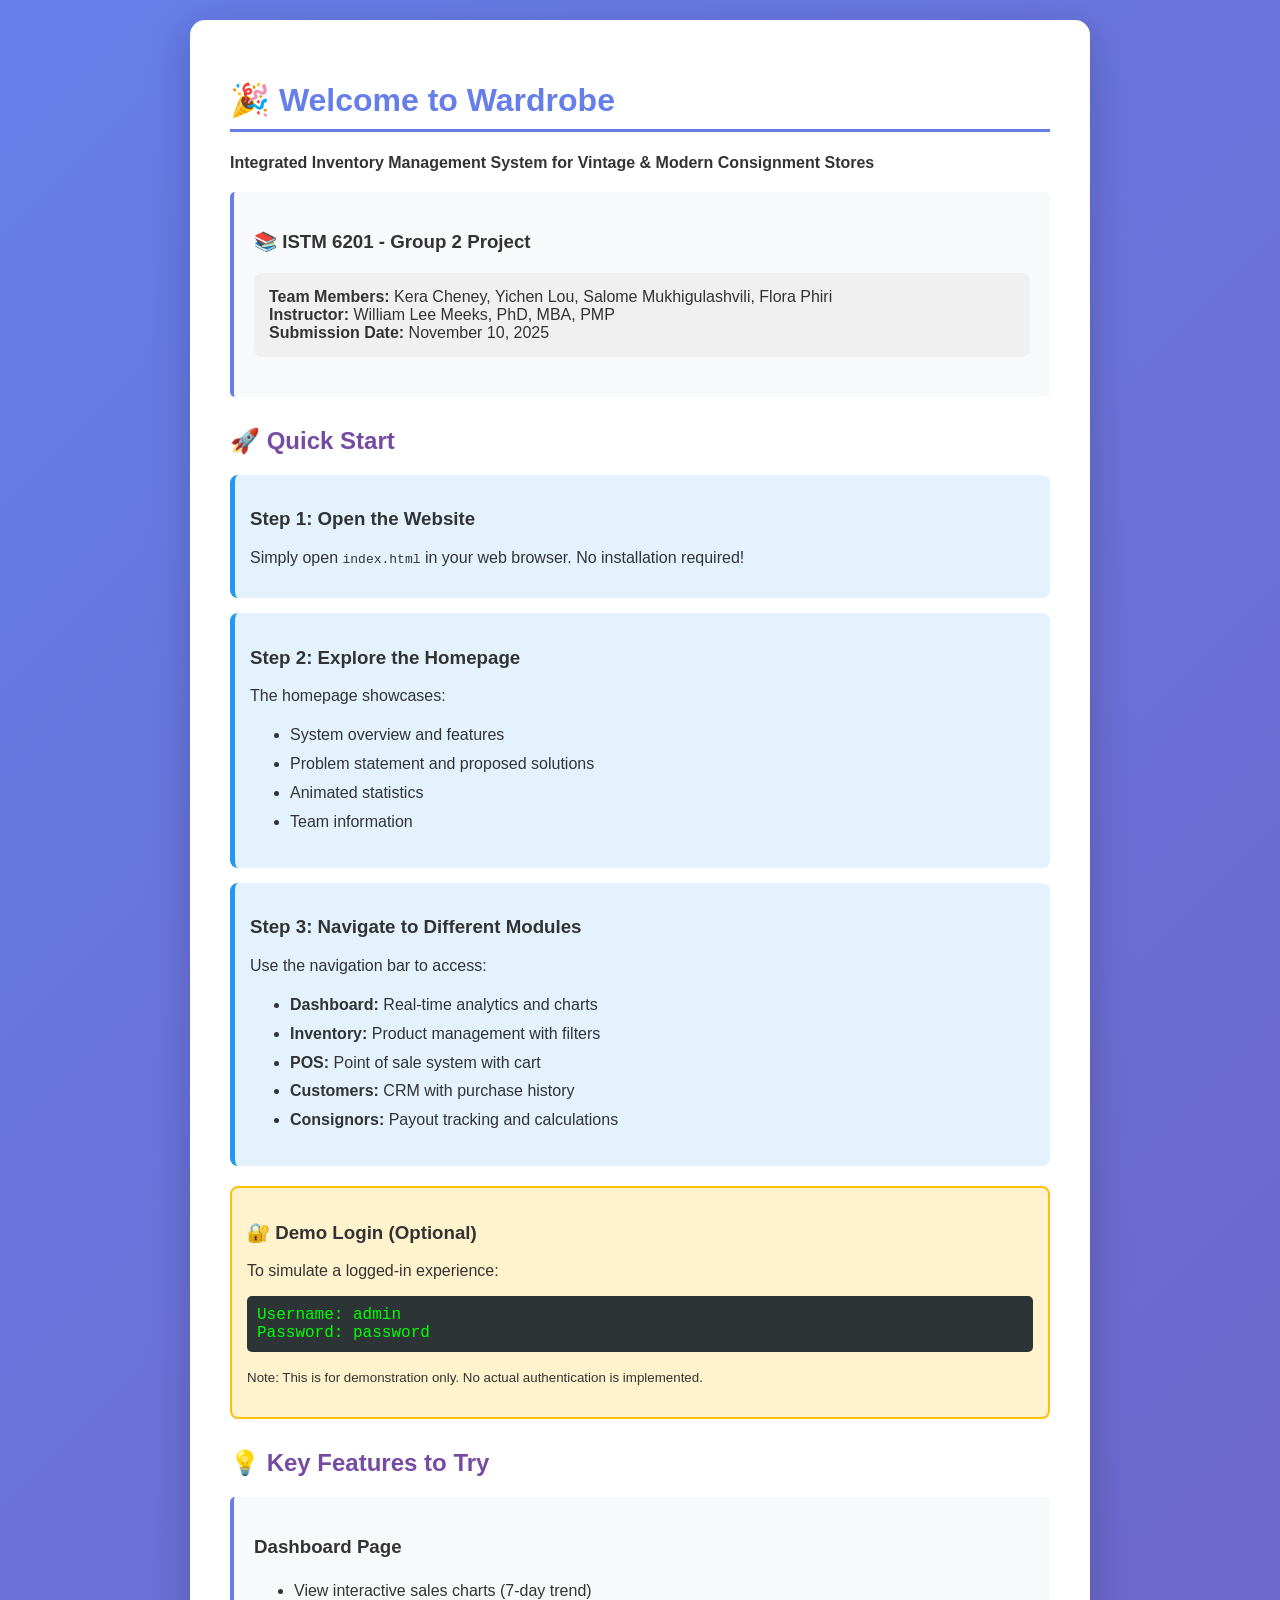
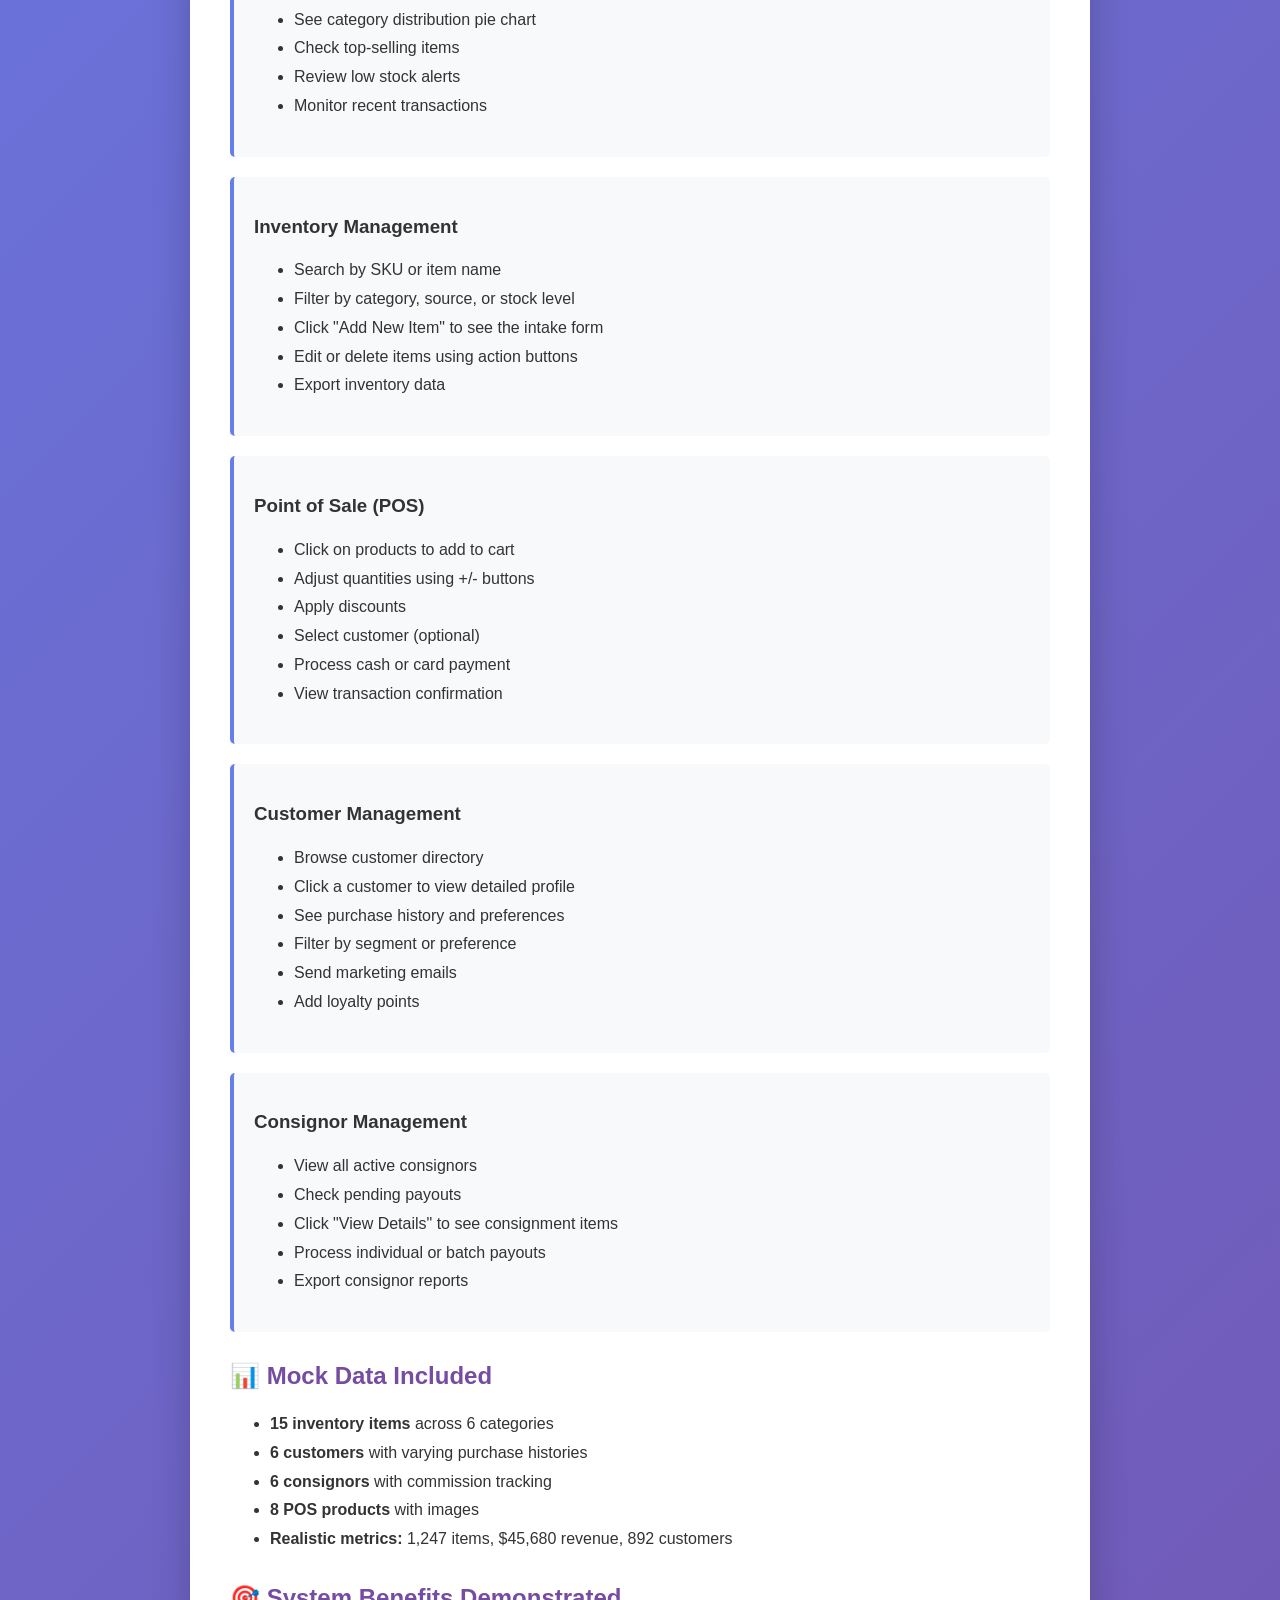
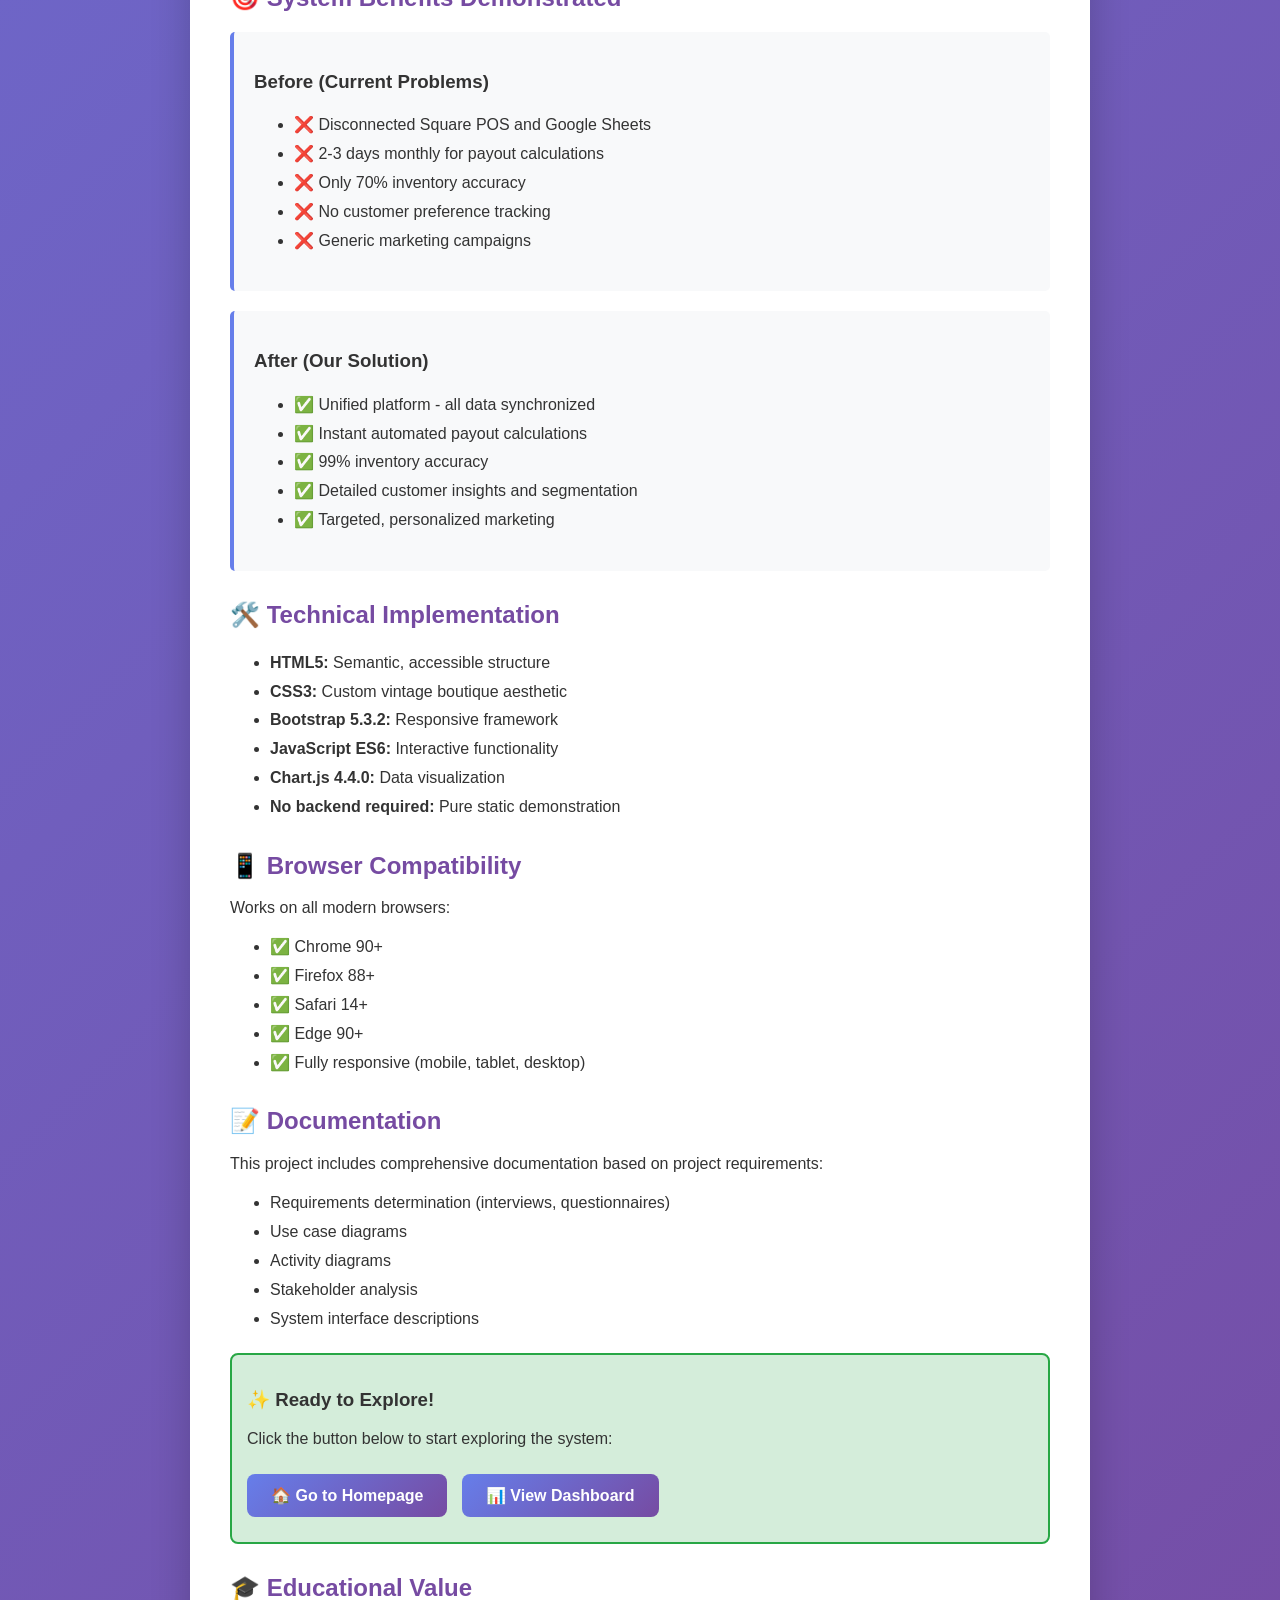
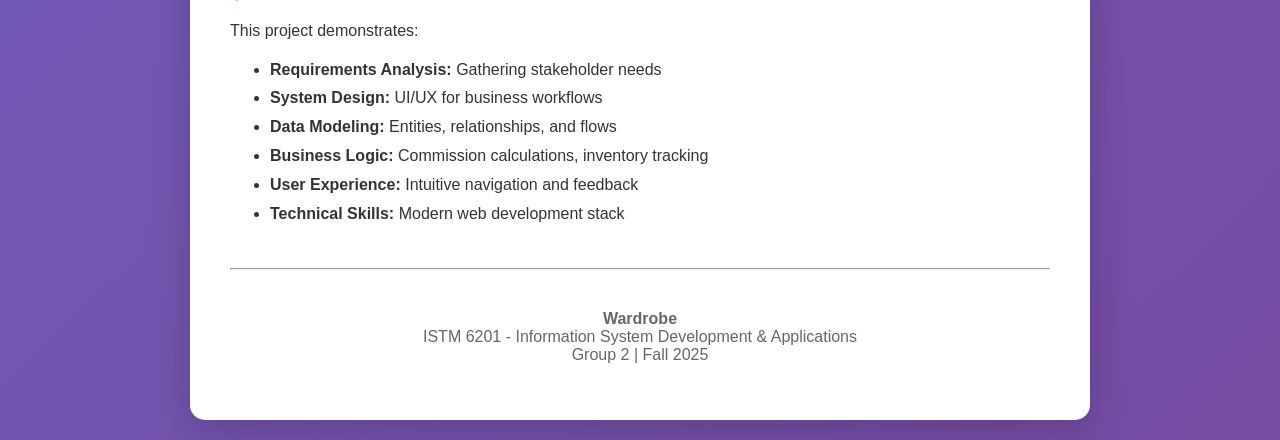
<file: QUICKSTART.html>
<!DOCTYPE html>
<html lang="en">
<head>
    <meta charset="UTF-8">
    <meta name="viewport" content="width=device-width, initial-scale=1.0">
    <title>Quick Start Guide - Wardrobe</title>
    <style>
        body {
            font-family: 'Segoe UI', Tahoma, Geneva, Verdana, sans-serif;
            max-width: 900px;
            margin: 0 auto;
            padding: 20px;
            background: linear-gradient(135deg, #667eea 0%, #764ba2 100%);
            color: #333;
        }
        .container {
            background: white;
            padding: 40px;
            border-radius: 15px;
            box-shadow: 0 10px 40px rgba(0, 0, 0, 0.2);
        }
        h1 {
            color: #667eea;
            border-bottom: 3px solid #667eea;
            padding-bottom: 10px;
        }
        h2 {
            color: #764ba2;
            margin-top: 30px;
        }
        .button {
            display: inline-block;
            padding: 12px 24px;
            background: linear-gradient(135deg, #667eea 0%, #764ba2 100%);
            color: white;
            text-decoration: none;
            border-radius: 8px;
            margin: 10px 10px 10px 0;
            font-weight: 600;
            transition: transform 0.3s ease;
        }
        .button:hover {
            transform: translateY(-2px);
        }
        .feature-box {
            background: #f8f9fa;
            padding: 20px;
            border-left: 4px solid #667eea;
            margin: 20px 0;
            border-radius: 5px;
        }
        .step {
            background: #e3f2fd;
            padding: 15px;
            margin: 15px 0;
            border-radius: 8px;
            border-left: 5px solid #2196f3;
        }
        .code {
            background: #2d3436;
            color: #00ff00;
            padding: 10px;
            border-radius: 5px;
            font-family: 'Courier New', monospace;
            display: block;
            margin: 10px 0;
        }
        .demo-credentials {
            background: #fff3cd;
            border: 2px solid #ffc107;
            padding: 15px;
            border-radius: 8px;
            margin: 20px 0;
        }
        ul {
            line-height: 1.8;
        }
        .team {
            background: #f0f0f0;
            padding: 15px;
            border-radius: 8px;
            margin: 20px 0;
        }
    </style>
</head>
<body>
    <div class="container">
        <h1>🎉 Welcome to Wardrobe</h1>
        <p><strong>Integrated Inventory Management System for Vintage & Modern Consignment Stores</strong></p>
        
        <div class="feature-box">
            <h3>📚 ISTM 6201 - Group 2 Project</h3>
            <div class="team">
                <strong>Team Members:</strong> Kera Cheney, Yichen Lou, Salome Mukhigulashvili, Flora Phiri<br>
                <strong>Instructor:</strong> William Lee Meeks, PhD, MBA, PMP<br>
                <strong>Submission Date:</strong> November 10, 2025
            </div>
        </div>

        <h2>🚀 Quick Start</h2>
        
        <div class="step">
            <h3>Step 1: Open the Website</h3>
            <p>Simply open <code>index.html</code> in your web browser. No installation required!</p>
        </div>

        <div class="step">
            <h3>Step 2: Explore the Homepage</h3>
            <p>The homepage showcases:</p>
            <ul>
                <li>System overview and features</li>
                <li>Problem statement and proposed solutions</li>
                <li>Animated statistics</li>
                <li>Team information</li>
            </ul>
        </div>

        <div class="step">
            <h3>Step 3: Navigate to Different Modules</h3>
            <p>Use the navigation bar to access:</p>
            <ul>
                <li><strong>Dashboard:</strong> Real-time analytics and charts</li>
                <li><strong>Inventory:</strong> Product management with filters</li>
                <li><strong>POS:</strong> Point of sale system with cart</li>
                <li><strong>Customers:</strong> CRM with purchase history</li>
                <li><strong>Consignors:</strong> Payout tracking and calculations</li>
            </ul>
        </div>

        <div class="demo-credentials">
            <h3>🔐 Demo Login (Optional)</h3>
            <p>To simulate a logged-in experience:</p>
            <p class="code">Username: admin<br>Password: password</p>
            <p><small>Note: This is for demonstration only. No actual authentication is implemented.</small></p>
        </div>

        <h2>💡 Key Features to Try</h2>

        <div class="feature-box">
            <h3>Dashboard Page</h3>
            <ul>
                <li>View interactive sales charts (7-day trend)</li>
                <li>See category distribution pie chart</li>
                <li>Check top-selling items</li>
                <li>Review low stock alerts</li>
                <li>Monitor recent transactions</li>
            </ul>
        </div>

        <div class="feature-box">
            <h3>Inventory Management</h3>
            <ul>
                <li>Search by SKU or item name</li>
                <li>Filter by category, source, or stock level</li>
                <li>Click "Add New Item" to see the intake form</li>
                <li>Edit or delete items using action buttons</li>
                <li>Export inventory data</li>
            </ul>
        </div>

        <div class="feature-box">
            <h3>Point of Sale (POS)</h3>
            <ul>
                <li>Click on products to add to cart</li>
                <li>Adjust quantities using +/- buttons</li>
                <li>Apply discounts</li>
                <li>Select customer (optional)</li>
                <li>Process cash or card payment</li>
                <li>View transaction confirmation</li>
            </ul>
        </div>

        <div class="feature-box">
            <h3>Customer Management</h3>
            <ul>
                <li>Browse customer directory</li>
                <li>Click a customer to view detailed profile</li>
                <li>See purchase history and preferences</li>
                <li>Filter by segment or preference</li>
                <li>Send marketing emails</li>
                <li>Add loyalty points</li>
            </ul>
        </div>

        <div class="feature-box">
            <h3>Consignor Management</h3>
            <ul>
                <li>View all active consignors</li>
                <li>Check pending payouts</li>
                <li>Click "View Details" to see consignment items</li>
                <li>Process individual or batch payouts</li>
                <li>Export consignor reports</li>
            </ul>
        </div>

        <h2>📊 Mock Data Included</h2>
        <ul>
            <li><strong>15 inventory items</strong> across 6 categories</li>
            <li><strong>6 customers</strong> with varying purchase histories</li>
            <li><strong>6 consignors</strong> with commission tracking</li>
            <li><strong>8 POS products</strong> with images</li>
            <li><strong>Realistic metrics:</strong> 1,247 items, $45,680 revenue, 892 customers</li>
        </ul>

        <h2>🎯 System Benefits Demonstrated</h2>
        
        <div class="feature-box">
            <h3>Before (Current Problems)</h3>
            <ul>
                <li>❌ Disconnected Square POS and Google Sheets</li>
                <li>❌ 2-3 days monthly for payout calculations</li>
                <li>❌ Only 70% inventory accuracy</li>
                <li>❌ No customer preference tracking</li>
                <li>❌ Generic marketing campaigns</li>
            </ul>
        </div>

        <div class="feature-box">
            <h3>After (Our Solution)</h3>
            <ul>
                <li>✅ Unified platform - all data synchronized</li>
                <li>✅ Instant automated payout calculations</li>
                <li>✅ 99% inventory accuracy</li>
                <li>✅ Detailed customer insights and segmentation</li>
                <li>✅ Targeted, personalized marketing</li>
            </ul>
        </div>

        <h2>🛠️ Technical Implementation</h2>
        <ul>
            <li><strong>HTML5:</strong> Semantic, accessible structure</li>
            <li><strong>CSS3:</strong> Custom vintage boutique aesthetic</li>
            <li><strong>Bootstrap 5.3.2:</strong> Responsive framework</li>
            <li><strong>JavaScript ES6:</strong> Interactive functionality</li>
            <li><strong>Chart.js 4.4.0:</strong> Data visualization</li>
            <li><strong>No backend required:</strong> Pure static demonstration</li>
        </ul>

        <h2>📱 Browser Compatibility</h2>
        <p>Works on all modern browsers:</p>
        <ul>
            <li>✅ Chrome 90+</li>
            <li>✅ Firefox 88+</li>
            <li>✅ Safari 14+</li>
            <li>✅ Edge 90+</li>
            <li>✅ Fully responsive (mobile, tablet, desktop)</li>
        </ul>

        <h2>📝 Documentation</h2>
        <p>This project includes comprehensive documentation based on project requirements:</p>
        <ul>
            <li>Requirements determination (interviews, questionnaires)</li>
            <li>Use case diagrams</li>
            <li>Activity diagrams</li>
            <li>Stakeholder analysis</li>
            <li>System interface descriptions</li>
        </ul>

        <div class="demo-credentials" style="background: #d4edda; border-color: #28a745;">
            <h3>✨ Ready to Explore!</h3>
            <p>Click the button below to start exploring the system:</p>
            <a href="index.html" class="button">🏠 Go to Homepage</a>
            <a href="dashboard.html" class="button">📊 View Dashboard</a>
        </div>

        <h2>🎓 Educational Value</h2>
        <p>This project demonstrates:</p>
        <ul>
            <li><strong>Requirements Analysis:</strong> Gathering stakeholder needs</li>
            <li><strong>System Design:</strong> UI/UX for business workflows</li>
            <li><strong>Data Modeling:</strong> Entities, relationships, and flows</li>
            <li><strong>Business Logic:</strong> Commission calculations, inventory tracking</li>
            <li><strong>User Experience:</strong> Intuitive navigation and feedback</li>
            <li><strong>Technical Skills:</strong> Modern web development stack</li>
        </ul>

        <hr style="margin: 40px 0;">

        <p style="text-align: center; color: #666;">
            <strong>Wardrobe</strong><br>
            ISTM 6201 - Information System Development & Applications<br>
            Group 2 | Fall 2025
        </p>
    </div>
</body>
</html>
</file>
<file: css/style.css>
/* ===================================
   The Wardrobe Project - Main Styles
   Vintage Boutique Inventory Management System
   =================================== */

/* === Global Styles === */
:root {
    --primary-color: #6c5ce7;
    --secondary-color: #fd79a8;
    --success-color: #00b894;
    --warning-color: #fdcb6e;
    --danger-color: #d63031;
    --info-color: #74b9ff;
    --dark-color: #2d3436;
    --light-color: #f8f9fa;
    --vintage-gold: #d4af37;
    --vintage-brown: #8b6f47;
}

body {
    font-family: 'Segoe UI', Tahoma, Geneva, Verdana, sans-serif;
    background-color: #f5f6fa;
    color: #2d3436;
}

/* === Navigation === */
.navbar-brand {
    font-weight: 700;
    font-size: 1.3rem;
    letter-spacing: 0.5px;
}

.navbar-dark .navbar-nav .nav-link {
    color: rgba(255, 255, 255, 0.85);
    transition: color 0.3s ease;
    padding: 0.5rem 1rem;
}

.navbar-dark .navbar-nav .nav-link:hover,
.navbar-dark .navbar-nav .nav-link.active {
    color: #ffffff;
    background-color: rgba(255, 255, 255, 0.1);
    border-radius: 0.25rem;
}

/* === Hero Section === */
.hero-section {
    background: linear-gradient(135deg, #667eea 0%, #764ba2 100%);
    color: white;
    padding: 80px 0;
    margin-bottom: 0;
}

.hero-section h1 {
    text-shadow: 2px 2px 4px rgba(0, 0, 0, 0.2);
}

.hero-section .lead {
    font-size: 1.1rem;
    opacity: 0.95;
}

.hero-section img {
    border: 5px solid rgba(255, 255, 255, 0.2);
    transition: transform 0.3s ease;
}

.hero-section img:hover {
    transform: scale(1.02);
}

/* === Statistics Section === */
.stats-section {
    margin-top: -30px;
    position: relative;
    z-index: 10;
}

.stat-card {
    background: white;
    padding: 1.5rem;
    border-radius: 10px;
    box-shadow: 0 2px 10px rgba(0, 0, 0, 0.08);
    transition: transform 0.3s ease, box-shadow 0.3s ease;
}

.stat-card:hover {
    transform: translateY(-5px);
    box-shadow: 0 5px 20px rgba(0, 0, 0, 0.15);
}

.stat-icon {
    font-size: 3rem;
    margin-bottom: 1rem;
}

.stat-number {
    font-size: 2.5rem;
    font-weight: 700;
    margin: 0;
    color: var(--dark-color);
}

/* === Features Section === */
.features-section {
    padding: 60px 0;
}

.feature-card {
    transition: transform 0.3s ease, box-shadow 0.3s ease;
    border: none;
    border-radius: 10px;
}

.feature-card:hover {
    transform: translateY(-10px);
    box-shadow: 0 10px 30px rgba(0, 0, 0, 0.15);
}

.feature-icon {
    font-size: 3.5rem;
    margin-bottom: 1rem;
}

/* === Solution Section === */
.solution-section {
    background-color: var(--light-color);
}

/* === Testimonials Section === */
.testimonials-section {
    background-color: var(--light-color);
}

.testimonial-card {
    transition: transform 0.3s ease, box-shadow 0.3s ease;
    border: none;
    border-radius: 10px;
}

.testimonial-card:hover {
    transform: translateY(-5px);
    box-shadow: 0 10px 30px rgba(0, 0, 0, 0.15);
}

.testimonial-avatar {
    width: 50px;
    height: 50px;
    border-radius: 50%;
    background: linear-gradient(135deg, #667eea 0%, #764ba2 100%);
    color: white;
    display: flex;
    align-items: center;
    justify-content: center;
    font-weight: 700;
    font-size: 1.1rem;
}

/* === Integration Section === */
.integration-section {
    padding: 60px 0;
}

.integration-list {
    padding: 0;
}

.integration-item {
    display: flex;
    align-items: center;
    gap: 1rem;
    padding: 1rem 0;
    font-size: 1.1rem;
    border-bottom: 1px solid var(--light-color);
}

.integration-item:last-child {
    border-bottom: none;
}

.integration-item i {
    font-size: 1.5rem;
}

.integration-diagram img {
    border: 3px solid rgba(108, 92, 231, 0.2);
}

/* === Pricing Section === */
.pricing-section {
    background-color: var(--light-color);
}

.pricing-card {
    border: none;
    border-radius: 15px;
    box-shadow: 0 2px 10px rgba(0, 0, 0, 0.08);
    transition: transform 0.3s ease, box-shadow 0.3s ease;
}

.pricing-card:hover {
    transform: translateY(-10px);
    box-shadow: 0 10px 30px rgba(0, 0, 0, 0.2);
}

.pricing-card.border-primary {
    border: 3px solid var(--primary-color) !important;
    transform: scale(1.05);
}

.pricing-amount {
    color: var(--primary-color);
}

.pricing-card ul li {
    padding: 0.5rem 0;
}

.pricing-card ul li i {
    margin-right: 0.5rem;
    font-size: 1.2rem;
}

/* === CTA Section === */
.cta-section {
    background: linear-gradient(135deg, #667eea 0%, #764ba2 100%);
    color: white;
}

.cta-section h2 {
    font-weight: 700;
}

.cta-section .btn-light {
    color: var(--primary-color);
    font-weight: 600;
}

.cta-section .btn-light:hover {
    background-color: white;
    transform: translateY(-2px);
}

/* === Old styles kept for compatibility === */
.challenge-item,
.solution-item {
    display: flex;
    gap: 1rem;
    margin-bottom: 1.5rem;
    padding: 1rem;
    background: white;
    border-radius: 8px;
    box-shadow: 0 2px 5px rgba(0, 0, 0, 0.05);
}

.challenge-item i,
.solution-item i {
    font-size: 1.8rem;
    margin-top: 0.3rem;
}

.challenge-item h5,
.solution-item h5 {
    margin-bottom: 0.5rem;
    font-weight: 600;
}

/* === Team Section === */
.team-section {
    padding: 60px 0;
}

.team-card {
    padding: 1.5rem;
    background: white;
    border-radius: 10px;
    box-shadow: 0 2px 10px rgba(0, 0, 0, 0.08);
    transition: transform 0.3s ease;
}

.team-card:hover {
    transform: translateY(-5px);
}

.team-avatar {
    width: 100px;
    height: 100px;
    border-radius: 50%;
    background: linear-gradient(135deg, #667eea 0%, #764ba2 100%);
    color: white;
    display: flex;
    align-items: center;
    justify-content: center;
    font-size: 2rem;
    font-weight: 700;
    margin: 0 auto;
}

/* === Dashboard Metrics === */
.metric-card {
    border: none;
    box-shadow: 0 2px 10px rgba(0, 0, 0, 0.08);
    transition: transform 0.3s ease;
}

.metric-card:hover {
    transform: translateY(-3px);
}

.metric-icon {
    width: 60px;
    height: 60px;
    border-radius: 10px;
    display: flex;
    align-items: center;
    justify-content: center;
    color: white;
    font-size: 1.8rem;
}

/* === Cards === */
.card {
    border: none;
    box-shadow: 0 2px 10px rgba(0, 0, 0, 0.08);
    margin-bottom: 1.5rem;
    border-radius: 10px;
    overflow: hidden;
}

.card-header {
    background-color: white;
    border-bottom: 2px solid var(--light-color);
    font-weight: 600;
}

/* === Tables === */
.table-hover tbody tr {
    transition: background-color 0.2s ease;
}

.table-hover tbody tr:hover {
    background-color: rgba(108, 92, 231, 0.05);
}

.table thead th {
    border-bottom: 2px solid var(--primary-color);
    font-weight: 600;
    text-transform: uppercase;
    font-size: 0.85rem;
    letter-spacing: 0.5px;
}

/* === Badges === */
.badge {
    padding: 0.35em 0.65em;
    font-weight: 600;
}

/* === Buttons === */
.btn {
    border-radius: 8px;
    font-weight: 600;
    padding: 0.5rem 1.2rem;
    transition: all 0.3s ease;
}

.btn-primary {
    background: linear-gradient(135deg, #667eea 0%, #764ba2 100%);
    border: none;
}

.btn-primary:hover {
    background: linear-gradient(135deg, #5568d3 0%, #653a8b 100%);
    transform: translateY(-2px);
    box-shadow: 0 5px 15px rgba(102, 126, 234, 0.4);
}

.btn-success {
    background-color: var(--success-color);
    border: none;
}

.btn-success:hover {
    background-color: #00a383;
    transform: translateY(-2px);
}

.btn-lg {
    padding: 0.75rem 1.5rem;
    font-size: 1.1rem;
}

/* === Forms === */
.form-control:focus,
.form-select:focus {
    border-color: var(--primary-color);
    box-shadow: 0 0 0 0.2rem rgba(108, 92, 231, 0.25);
}

/* === POS Specific === */
.cart-items {
    max-height: 300px;
    overflow-y: auto;
}

.cart-item {
    padding: 0.75rem;
    border-bottom: 1px solid var(--light-color);
    display: flex;
    justify-content: space-between;
    align-items: center;
}

.cart-item:last-child {
    border-bottom: none;
}

.cart-summary {
    background-color: var(--light-color);
    padding: 1rem;
    border-radius: 8px;
}

.product-card {
    cursor: pointer;
    transition: all 0.3s ease;
    border: 2px solid transparent;
}

.product-card:hover {
    border-color: var(--primary-color);
    transform: translateY(-5px);
    box-shadow: 0 5px 15px rgba(0, 0, 0, 0.2);
}

.product-card img {
    height: 150px;
    object-fit: cover;
}

/* === Customer List === */
.list-group-item {
    cursor: pointer;
    transition: background-color 0.2s ease;
    border-left: 3px solid transparent;
}

.list-group-item:hover {
    background-color: rgba(108, 92, 231, 0.05);
    border-left-color: var(--primary-color);
}

.list-group-item.active {
    background-color: var(--primary-color);
    border-color: var(--primary-color);
}

.customer-avatar {
    width: 50px;
    height: 50px;
    border-radius: 50%;
    background: linear-gradient(135deg, #667eea 0%, #764ba2 100%);
    color: white;
    display: flex;
    align-items: center;
    justify-content: center;
    font-weight: 700;
    font-size: 1.2rem;
}

/* === Notifications === */
.notification-item {
    padding: 0.75rem;
    border-left: 3px solid var(--info-color);
    background-color: var(--light-color);
    margin-bottom: 0.5rem;
    border-radius: 4px;
    display: flex;
    gap: 0.75rem;
    align-items: center;
}

.notification-item i {
    font-size: 1.2rem;
}

/* === Modal Enhancements === */
.modal-content {
    border: none;
    border-radius: 15px;
    box-shadow: 0 10px 40px rgba(0, 0, 0, 0.2);
}

.modal-header {
    border-bottom: 2px solid var(--light-color);
    border-radius: 15px 15px 0 0;
}

.modal-footer {
    border-top: 2px solid var(--light-color);
}

/* === Footer === */
.footer {
    margin-top: auto;
}

/* === Scrollbar Styling === */
::-webkit-scrollbar {
    width: 8px;
    height: 8px;
}

::-webkit-scrollbar-track {
    background: var(--light-color);
}

::-webkit-scrollbar-thumb {
    background: var(--primary-color);
    border-radius: 4px;
}

::-webkit-scrollbar-thumb:hover {
    background: #5f4fd1;
}

/* === Animations === */
@keyframes fadeIn {
    from {
        opacity: 0;
        transform: translateY(20px);
    }
    to {
        opacity: 1;
        transform: translateY(0);
    }
}

.fade-in {
    animation: fadeIn 0.5s ease-in-out;
}

/* === Responsive Adjustments === */
@media (max-width: 768px) {
    .hero-section {
        padding: 50px 0;
    }

    .stat-number {
        font-size: 2rem;
    }

    .feature-icon {
        font-size: 2.5rem;
    }

    .navbar-nav {
        background-color: rgba(0, 0, 0, 0.1);
        padding: 1rem;
        border-radius: 0.5rem;
        margin-top: 1rem;
    }
}

/* === Utility Classes === */
.cursor-pointer {
    cursor: pointer;
}

.text-vintage-gold {
    color: var(--vintage-gold);
}

.bg-vintage-gold {
    background-color: var(--vintage-gold);
}

.border-primary {
    border-color: var(--primary-color) !important;
}

.shadow-sm {
    box-shadow: 0 2px 5px rgba(0, 0, 0, 0.08) !important;
}

.shadow {
    box-shadow: 0 5px 15px rgba(0, 0, 0, 0.1) !important;
}

.shadow-lg {
    box-shadow: 0 10px 30px rgba(0, 0, 0, 0.15) !important;
}

/* === Print Styles === */
@media print {
    .navbar,
    .footer,
    .btn,
    .modal {
        display: none !important;
    }

    body {
        background-color: white;
    }

    .card {
        box-shadow: none;
        border: 1px solid #ddd;
    }
}
</file>
